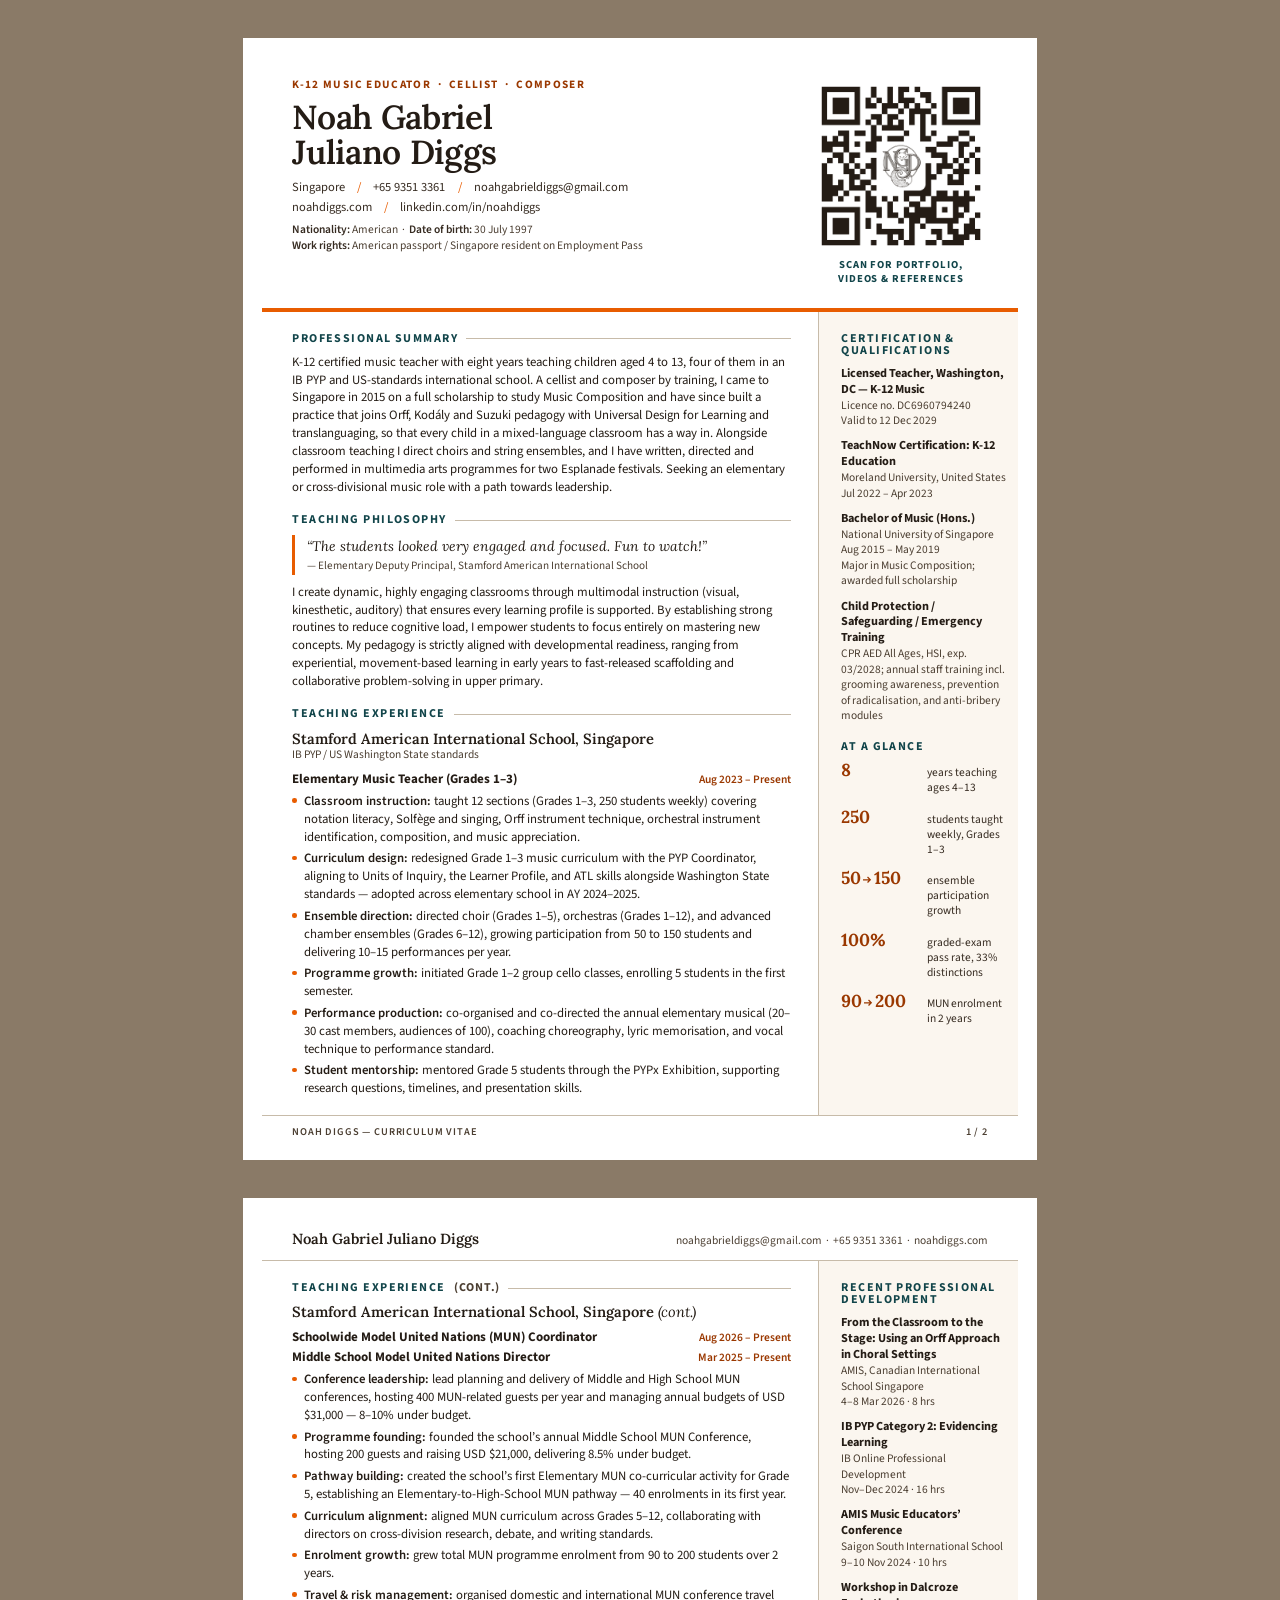
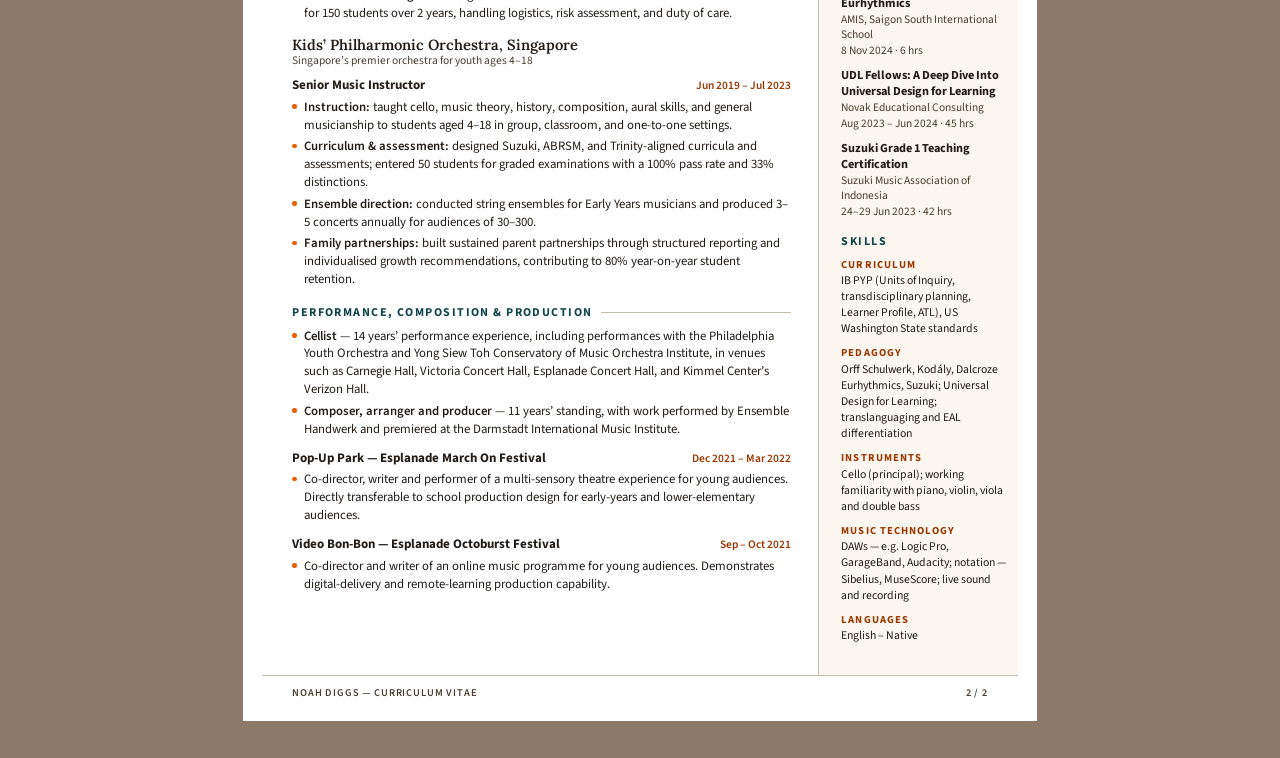
<file: cv/index.html>
<!doctype html>
<html lang="en">
<head>
<meta charset="utf-8">
<meta name="viewport" content="width=device-width, initial-scale=1">
<meta name="robots" content="noindex">
<meta name="pdf-filename" content="Noah-Diggs-CV.pdf">
<title>Noah Diggs CV</title>
<style>
  /* static (single-weight) font files: variable fonts get embedded as Type 3, which print shops can reject */
  @font-face { font-family: 'Lora'; src: url(fonts/lora-400.woff2) format('woff2'); font-weight: 400; font-style: normal; }
  @font-face { font-family: 'Lora'; src: url(fonts/lora-600.woff2) format('woff2'); font-weight: 600; font-style: normal; }
  @font-face { font-family: 'Lora'; src: url(fonts/lora-700.woff2) format('woff2'); font-weight: 700; font-style: normal; }
  @font-face { font-family: 'Lora'; src: url(fonts/lora-400-italic.woff2) format('woff2'); font-weight: 400; font-style: italic; }
  @font-face { font-family: 'Source Sans 3'; src: url(fonts/sourcesans3-400.woff2) format('woff2'); font-weight: 400; font-style: normal; }
  @font-face { font-family: 'Source Sans 3'; src: url(fonts/sourcesans3-600.woff2) format('woff2'); font-weight: 600; font-style: normal; }
  @font-face { font-family: 'Source Sans 3'; src: url(fonts/sourcesans3-700.woff2) format('woff2'); font-weight: 700; font-style: normal; }
  @font-face { font-family: 'Source Sans 3'; src: url(fonts/sourcesans3-400-italic.woff2) format('woff2'); font-weight: 400; font-style: italic; }

  :root {
    --ink: #241C15;
    --ink-2: #362B21;
    --muted: #4B3E31;
    --rule: #C7BBA9;
    --side: #FBF6EF;
    --accent: #E85C00;      /* decorative only: bars, bullets */
    --accent-text: #9A3800; /* orange for text, 6.6:1 on cream */
    --heading: #12454A;        /* 9.9:1 on cream */
    --serif: 'Lora', Georgia, serif;
    --sans: 'Source Sans 3', Arial, sans-serif;
  }
  @page { size: A4; margin: 0; }
  * { box-sizing: border-box; margin: 0; padding: 0; }
  html { -webkit-print-color-adjust: exact; print-color-adjust: exact; }
  body { background: #8A7A67; font: 400 9.6pt/1.4 var(--sans); color: var(--ink); }
  a { color: inherit; text-decoration: none; }

  /* Everything coloured or ruled stays >= 5mm inside the page edge, clear of the
     unprintable margin of office printers; text positions are unchanged. */
  .page {
    width: 210mm; height: 297mm; margin: 10mm auto; background: #fff;
    display: grid; grid-template-columns: 1fr 58mm; grid-template-rows: auto 1fr auto;
    overflow: hidden; position: relative;
  }
  @media print {
    body { background: none; }
    .page { margin: 0; break-after: page; }
    .page:last-child { break-after: auto; }
  }

  /* ---------- header (page 1) ---------- */
  header {
    grid-column: 1 / -1; display: grid; grid-template-columns: 1fr auto; gap: 8mm;
    margin: 0 5mm; padding: 11mm 8mm 6mm; border-bottom: 1.2mm solid var(--accent);
  }
  .eyebrow { font: 700 8.5pt/1 var(--sans); letter-spacing: .12em; text-transform: uppercase; color: var(--accent-text); }
  h1 { font: 600 25pt/1.05 var(--serif); letter-spacing: -.01em; margin: 2.2mm 0 2.6mm; }
  h1 span { display: block; }
  .contact { font-size: 9.4pt; color: var(--ink-2); display: flex; flex-wrap: wrap; gap: .6mm 3.2mm; }
  .contact a, .contact span { white-space: nowrap; }
  .contact .sep { color: var(--accent); }
  .facts { margin-top: 1.6mm; font-size: 8.6pt; color: var(--muted); }
  .facts b { font-weight: 600; color: var(--ink-2); }

  .qr { width: 46mm; text-align: center; align-self: center; }
  .qr img { width: 46mm; height: 46mm; display: block; }
  .qr .cta {
    margin-top: 1.4mm; font: 700 8pt/1.25 var(--sans); letter-spacing: .08em; text-transform: uppercase; color: var(--heading);
  }
  .qr .url { font-size: 7pt; color: var(--muted); }

  /* ---------- page-2 running header ---------- */
  .runhead {
    grid-column: 1 / -1; display: flex; justify-content: space-between; align-items: baseline;
    margin: 0 5mm; padding: 9mm 8mm 3mm; border-bottom: .3mm solid var(--rule);
  }
  .runhead .name { font: 600 11pt/1 var(--serif); }
  .runhead .meta { font-size: 8.6pt; color: var(--muted); }

  /* ---------- columns ---------- */
  main { padding: 5.5mm 7mm 0 13mm; }
  aside { background: var(--side); margin-right: 5mm; padding: 5.5mm 3mm 0 6mm; border-left: .3mm solid var(--rule); }

  h2 {
    font: 700 9pt/1 var(--sans); letter-spacing: .12em; text-transform: uppercase; color: var(--heading);
    display: flex; align-items: center; gap: 2.2mm; margin: 0 0 2.4mm;
  }
  h2::after { content: ""; flex: 1; height: .3mm; background: var(--rule); }
  aside h2::after { display: none; }
  section + section { margin-top: 4.6mm; }

  p { margin-bottom: 1.6mm; }
  .lead { font-size: 9.6pt; }

  blockquote {
    font: italic 400 10.4pt/1.35 var(--serif); color: var(--ink);
    border-left: .8mm solid var(--accent); padding: .4mm 0 .4mm 3mm; margin: .6mm 0 2.4mm;
  }
  blockquote cite { display: block; font: 400 8.4pt/1.3 var(--sans); color: var(--muted); margin-top: .8mm; font-style: normal; }

  /* roles */
  .org { margin-top: 3.4mm; }
  .org:first-of-type { margin-top: 0; }
  .org-name { font: 600 11pt/1.2 var(--serif); }
  .org-desc { font-size: 8.6pt; color: var(--muted); }
  .role { display: flex; justify-content: space-between; gap: 3mm; margin-top: 1.8mm; align-items: baseline; }
  .role-title { font-weight: 700; font-size: 9.8pt; }
  .dates { font: 600 8.6pt/1 var(--sans); color: var(--accent-text); white-space: nowrap; }
  .role + .role { margin-top: .6mm; }

  ul { list-style: none; margin-top: 1.2mm; }
  li { position: relative; padding-left: 3.2mm; margin-bottom: 1mm; }
  li::before { content: ""; position: absolute; left: 0; top: 1.45mm; width: 1.2mm; height: 1.2mm; border-radius: 50%; background: var(--accent); }
  li b { font-weight: 600; }

  /* sidebar items */
  .item { margin-bottom: 2.6mm; }
  .item-title { font-weight: 700; font-size: 9.2pt; line-height: 1.3; }
  .item-meta { font-size: 8.6pt; color: var(--muted); line-height: 1.35; }
  .skill { margin-bottom: 2.3mm; font-size: 8.8pt; line-height: 1.38; }
  .skill dt { font: 700 8pt/1.3 var(--sans); letter-spacing: .1em; text-transform: uppercase; color: var(--accent-text); margin-bottom: .4mm; }

  .stats { display: grid; gap: 3.4mm; }
  .stat { display: grid; grid-template-columns: 21mm 1fr; align-items: baseline; gap: 1.6mm; }
  .stat b { font: 700 13pt/1 var(--serif); color: var(--accent-text); }
  .stat .to { width: 2.4mm; height: 2mm; margin: 0 .5mm; vertical-align: .3mm; }
  .stat span { font-size: 8.6pt; line-height: 1.3; color: var(--ink-2); }

  .project { margin-top: 2.6mm; }
  .project .role { margin-top: 0; }

  footer {
    grid-column: 1 / -1; display: flex; justify-content: space-between; align-items: center;
    margin: 0 5mm; padding: 3mm 8mm 6mm; font: 600 7.8pt/1 var(--sans); color: var(--muted); letter-spacing: .08em;
    border-top: .3mm solid var(--rule);
  }
  footer img { height: 7mm; width: auto; opacity: .85; }
</style>
</head>
<body>

<!-- ============================== PAGE 1 ============================== -->
<div class="page">
  <header>
    <div>
      <div class="eyebrow">K-12 Music Educator &nbsp;·&nbsp; Cellist &nbsp;·&nbsp; Composer</div>
      <h1><span>Noah Gabriel</span><span>Juliano Diggs</span></h1>
      <div class="contact">
        <span>Singapore</span><span class="sep">/</span>
        <a href="tel:+6593513361">+65 9351 3361</a><span class="sep">/</span>
        <a href="mailto:noahgabrieldiggs@gmail.com">noahgabrieldiggs@gmail.com</a>
      </div>
      <div class="contact" style="margin-top:.6mm">
        <a href="https://noahdiggs.com">noahdiggs.com</a><span class="sep">/</span>
        <a href="https://linkedin.com/in/noahdiggs">linkedin.com/in/noahdiggs</a>
      </div>
      <div class="facts">
        <b>Nationality:</b> American &nbsp;·&nbsp; <b>Date of birth:</b> 30 July 1997<br><b>Work rights:</b> American passport / Singapore resident on Employment Pass
      </div>
    </div>
    <a class="qr" href="https://noahdiggs.com/qr">
      <img src="qr-code.png" alt="QR code linking to noahdiggs.com/qr">
      <div class="cta">Scan for portfolio,<br>videos &amp; references</div>
    </a>
  </header>

  <main>
    <section>
      <h2>Professional Summary</h2>
      <p class="lead">K-12 certified music teacher with eight years teaching children aged 4 to 13, four of them in an IB PYP and US-standards international school. A cellist and composer by training, I came to Singapore in 2015 on a full scholarship to study Music Composition and have since built a practice that joins Orff, Kodály and Suzuki pedagogy with Universal Design for Learning and translanguaging, so that every child in a mixed-language classroom has a way in. Alongside classroom teaching I direct choirs and string ensembles, and I have written, directed and performed in multimedia arts programmes for two Esplanade festivals. Seeking an elementary or cross-divisional music role with a path towards leadership.</p>
    </section>

    <section>
      <h2>Teaching Philosophy</h2>
      <blockquote>“The students looked very engaged and focused. Fun to watch!”
        <cite>— Elementary Deputy Principal, Stamford American International School</cite></blockquote>
      <p>I create dynamic, highly engaging classrooms through multimodal instruction (visual, kinesthetic, auditory) that ensures every learning profile is supported. By establishing strong routines to reduce cognitive load, I empower students to focus entirely on mastering new concepts. My pedagogy is strictly aligned with developmental readiness, ranging from experiential, movement-based learning in early years to fast-released scaffolding and collaborative problem-solving in upper primary.</p>
    </section>

    <section>
      <h2>Teaching Experience</h2>
      <div class="org">
        <div class="org-name">Stamford American International School, Singapore</div>
        <div class="org-desc">IB PYP / US Washington State standards</div>
        <div class="role"><span class="role-title">Elementary Music Teacher (Grades 1–3)</span><span class="dates">Aug 2023 – Present</span></div>
        <ul>
          <li><b>Classroom instruction:</b> taught 12 sections (Grades 1–3, 250 students weekly) covering notation literacy, Solfège and singing, Orff instrument technique, orchestral instrument identification, composition, and music appreciation.</li>
          <li><b>Curriculum design:</b> redesigned Grade 1–3 music curriculum with the PYP Coordinator, aligning to Units of Inquiry, the Learner Profile, and ATL skills alongside Washington State standards — adopted across elementary school in AY 2024–2025.</li>
          <li><b>Ensemble direction:</b> directed choir (Grades 1–5), orchestras (Grades 1–12), and advanced chamber ensembles (Grades 6–12), growing participation from 50 to 150 students and delivering 10–15 performances per year.</li>
          <li><b>Programme growth:</b> initiated Grade 1–2 group cello classes, enrolling 5 students in the first semester.</li>
          <li><b>Performance production:</b> co-organised and co-directed the annual elementary musical (20–30 cast members, audiences of 100), coaching choreography, lyric memorisation, and vocal technique to performance standard.</li>
          <li><b>Student mentorship:</b> mentored Grade 5 students through the PYPx Exhibition, supporting research questions, timelines, and presentation skills.</li>
        </ul>

      </div>
    </section>
  </main>

  <aside>
    <section>
      <h2>Certification &amp; Qualifications</h2>
      <div class="item">
        <div class="item-title">Licensed Teacher, Washington, DC — K-12 Music</div>
        <div class="item-meta">Licence no. DC6960794240<br>Valid to 12 Dec 2029</div>
      </div>
      <div class="item">
        <div class="item-title">TeachNow Certification: K-12 Education</div>
        <div class="item-meta">Moreland University, United States<br>Jul 2022 – Apr 2023</div>
      </div>
      <div class="item">
        <div class="item-title">Bachelor of Music (Hons.)</div>
        <div class="item-meta">National University of Singapore<br>Aug 2015 – May 2019<br>Major in Music Composition; awarded full scholarship</div>
      </div>
      <div class="item">
        <div class="item-title">Child Protection / Safeguarding / Emergency Training</div>
        <div class="item-meta">CPR AED All Ages, HSI, exp. 03/2028; annual staff training incl. grooming awareness, prevention of radicalisation, and anti-bribery modules</div>
      </div>
    </section>

    <section>
      <h2>At a Glance</h2>
      <div class="stats">
        <div class="stat"><b>8</b><span>years teaching ages 4–13</span></div>
        <div class="stat"><b>250</b><span>students taught weekly, Grades 1–3</span></div>
        <div class="stat"><b>50<svg class="to" viewBox="0 0 10 8" aria-label="to"><path d="M0 4h8M5 1l3 3-3 3" fill="none" stroke="currentColor" stroke-width="1.4"/></svg>150</b><span>ensemble participation growth</span></div>
        <div class="stat"><b>100%</b><span>graded-exam pass rate, 33% distinctions</span></div>
        <div class="stat"><b>90<svg class="to" viewBox="0 0 10 8" aria-label="to"><path d="M0 4h8M5 1l3 3-3 3" fill="none" stroke="currentColor" stroke-width="1.4"/></svg>200</b><span>MUN enrolment in 2 years</span></div>
      </div>
    </section>
  </aside>

  <footer>
    <span>NOAH DIGGS — CURRICULUM VITAE</span>
    <span>1 / 2</span>
  </footer>
</div>

<!-- ============================== PAGE 2 ============================== -->
<div class="page">
  <div class="runhead">
    <span class="name">Noah Gabriel Juliano Diggs</span>
    <span class="meta">noahgabrieldiggs@gmail.com &nbsp;·&nbsp; +65 9351 3361 &nbsp;·&nbsp; noahdiggs.com</span>
  </div>

  <main>
    <section>
      <h2>Teaching Experience <span style="color:var(--muted);letter-spacing:.06em">(cont.)</span></h2>
      <div class="org">
        <div class="org-name">Stamford American International School, Singapore <span style="font-weight:400;font-style:italic">(cont.)</span></div>
        <div class="role"><span class="role-title">Schoolwide Model United Nations (MUN) Coordinator</span><span class="dates">Aug 2026 – Present</span></div>
        <div class="role"><span class="role-title">Middle School Model United Nations Director</span><span class="dates">Mar 2025 – Present</span></div>
        <ul>
          <li><b>Conference leadership:</b> lead planning and delivery of Middle and High School MUN conferences, hosting 400 MUN-related guests per year and managing annual budgets of USD $31,000 — 8–10% under budget.</li>
          <li><b>Programme founding:</b> founded the school’s annual Middle School MUN Conference, hosting 200 guests and raising USD $21,000, delivering 8.5% under budget.</li>
          <li><b>Pathway building:</b> created the school’s first Elementary MUN co-curricular activity for Grade 5, establishing an Elementary-to-High-School MUN pathway — 40 enrolments in its first year.</li>
          <li><b>Curriculum alignment:</b> aligned MUN curriculum across Grades 5–12, collaborating with directors on cross-division research, debate, and writing standards.</li>
          <li><b>Enrolment growth:</b> grew total MUN programme enrolment from 90 to 200 students over 2 years.</li>
          <li><b>Travel &amp; risk management:</b> organised domestic and international MUN conference travel for 150 students over 2 years, handling logistics, risk assessment, and duty of care.</li>
        </ul>
      </div>

      <div class="org">
        <div class="org-name">Kids’ Philharmonic Orchestra, Singapore</div>
        <div class="org-desc">Singapore’s premier orchestra for youth ages 4–18</div>
        <div class="role"><span class="role-title">Senior Music Instructor</span><span class="dates">Jun 2019 – Jul 2023</span></div>
        <ul>
          <li><b>Instruction:</b> taught cello, music theory, history, composition, aural skills, and general musicianship to students aged 4–18 in group, classroom, and one-to-one settings.</li>
          <li><b>Curriculum &amp; assessment:</b> designed Suzuki, ABRSM, and Trinity-aligned curricula and assessments; entered 50 students for graded examinations with a 100% pass rate and 33% distinctions.</li>
          <li><b>Ensemble direction:</b> conducted string ensembles for Early Years musicians and produced 3–5 concerts annually for audiences of 30–300.</li>
          <li><b>Family partnerships:</b> built sustained parent partnerships through structured reporting and individualised growth recommendations, contributing to 80% year-on-year student retention.</li>
        </ul>
      </div>
    </section>

    <section>
      <h2>Performance, Composition &amp; Production</h2>
      <ul>
        <li><b>Cellist</b> — 14 years’ performance experience, including performances with the Philadelphia Youth Orchestra and Yong Siew Toh Conservatory of Music Orchestra Institute, in venues such as Carnegie Hall, Victoria Concert Hall, Esplanade Concert Hall, and Kimmel Center’s Verizon Hall.</li>
        <li><b>Composer, arranger and producer</b> — 11 years’ standing, with work performed by Ensemble Handwerk and premiered at the Darmstadt International Music Institute.</li>
      </ul>

      <div class="project">
        <div class="role"><span class="role-title">Pop-Up Park — Esplanade March On Festival</span><span class="dates">Dec 2021 – Mar 2022</span></div>
        <ul>
          <li>Co-director, writer and performer of a multi-sensory theatre experience for young audiences. Directly transferable to school production design for early-years and lower-elementary audiences.</li>
        </ul>
      </div>
      <div class="project">
        <div class="role"><span class="role-title">Video Bon-Bon — Esplanade Octoburst Festival</span><span class="dates">Sep – Oct 2021</span></div>
        <ul>
          <li>Co-director and writer of an online music programme for young audiences. Demonstrates digital-delivery and remote-learning production capability.</li>
        </ul>
      </div>
    </section>
  </main>

  <aside>
    <section>
      <h2>Recent Professional Development</h2>
      <div class="item">
        <div class="item-title">From the Classroom to the Stage: Using an Orff Approach in Choral Settings</div>
        <div class="item-meta">AMIS, Canadian International School Singapore<br>4–8 Mar 2026 · 8 hrs</div>
      </div>
      <div class="item">
        <div class="item-title">IB PYP Category 2: Evidencing Learning</div>
        <div class="item-meta">IB Online Professional Development<br>Nov–Dec 2024 · 16 hrs</div>
      </div>
      <div class="item">
        <div class="item-title">AMIS Music Educators’ Conference</div>
        <div class="item-meta">Saigon South International School<br>9–10 Nov 2024 · 10 hrs</div>
      </div>
      <div class="item">
        <div class="item-title">Workshop in Dalcroze Eurhythmics</div>
        <div class="item-meta">AMIS, Saigon South International School<br>8 Nov 2024 · 6 hrs</div>
      </div>
      <div class="item">
        <div class="item-title">UDL Fellows: A Deep Dive Into Universal Design for Learning</div>
        <div class="item-meta">Novak Educational Consulting<br>Aug 2023 – Jun 2024 · 45 hrs</div>
      </div>
      <div class="item">
        <div class="item-title">Suzuki Grade 1 Teaching Certification</div>
        <div class="item-meta">Suzuki Music Association of Indonesia<br>24–29 Jun 2023 · 42 hrs</div>
      </div>
    </section>

    <section>
      <h2>Skills</h2>
      <dl>
        <div class="skill"><dt>Curriculum</dt><dd>IB PYP (Units of Inquiry, transdisciplinary planning, Learner Profile, ATL), US Washington State standards</dd></div>
        <div class="skill"><dt>Pedagogy</dt><dd>Orff Schulwerk, Kodály, Dalcroze Eurhythmics, Suzuki; Universal Design for Learning; translanguaging and EAL differentiation</dd></div>
        <div class="skill"><dt>Instruments</dt><dd>Cello (principal); working familiarity with piano, violin, viola and double bass</dd></div>
        <div class="skill"><dt>Music technology</dt><dd>DAWs — e.g. Logic Pro, GarageBand, Audacity; notation — Sibelius, MuseScore; live sound and recording</dd></div>
        <div class="skill"><dt>Languages</dt><dd>English – Native</dd></div>
      </dl>
    </section>
  </aside>

  <footer>
    <span>NOAH DIGGS — CURRICULUM VITAE</span>
    <span>2 / 2</span>
  </footer>
</div>

</body>
</html>
</file>
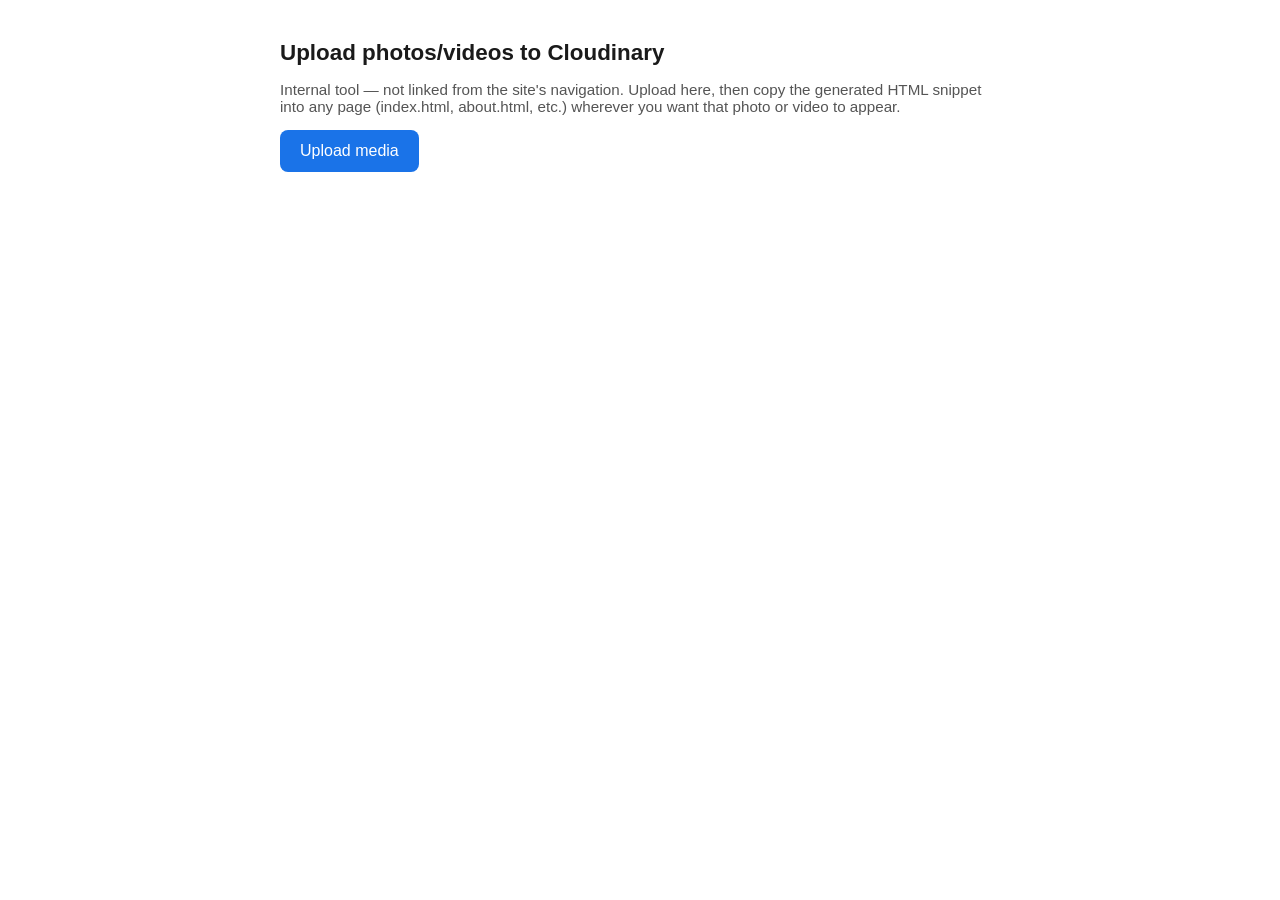
<file: media-upload.html>
<!DOCTYPE html>
<html lang="en">
<head>
<meta charset="utf-8">
<meta name="viewport" content="width=device-width, initial-scale=1">
<title>Media Upload — Cloudinary</title>
<meta name="robots" content="noindex, nofollow">
<link rel="icon" type="image/svg+xml" href="brand/favicon.svg">
<style>
  body { font-family: -apple-system, Segoe UI, sans-serif; max-width: 720px; margin: 40px auto; padding: 0 20px; color: #1a1a1a; }
  h1 { font-size: 1.4rem; }
  p.hint { color: #555; font-size: 0.95rem; }
  button { font-size: 1rem; padding: 12px 20px; border-radius: 8px; border: none; background: #1a73e8; color: white; cursor: pointer; }
  button:hover { background: #1558b0; }
  .result { border: 1px solid #ddd; border-radius: 8px; padding: 16px; margin-top: 16px; }
  .result img, .result video { max-width: 100%; border-radius: 6px; display: block; margin-bottom: 10px; }
  textarea { width: 100%; box-sizing: border-box; font-family: monospace; font-size: 0.85rem; padding: 8px; border-radius: 6px; border: 1px solid #ccc; }
  .copy-btn { background: #eee; color: #1a1a1a; font-size: 0.85rem; padding: 6px 12px; margin-top: 6px; }
  .copy-btn:hover { background: #ddd; }
</style>
</head>
<body>
<h1>Upload photos/videos to Cloudinary</h1>
<p class="hint">
  Internal tool — not linked from the site's navigation. Upload here, then
  copy the generated HTML snippet into any page (index.html, about.html,
  etc.) wherever you want that photo or video to appear.
</p>
<button id="upload-btn">Upload media</button>
<div id="results"></div>

<script src="./cloudinary.js"></script>
<script>
  document.getElementById('upload-btn').addEventListener('click', function () {
    cld.openUploadWidget(
      function (info) {
        addResult(info);
      },
      function (err) {
        alert('Upload failed: ' + (err && err.message ? err.message : err));
      }
    );
  });

  function addResult(info) {
    var container = document.getElementById('results');
    var box = document.createElement('div');
    box.className = 'result';

    var isVideo = info.resourceType === 'video';
    var preview = document.createElement(isVideo ? 'video' : 'img');
    if (isVideo) {
      preview.src = info.url;
      preview.controls = true;
    } else {
      preview.src = info.url;
      preview.alt = info.publicId;
    }
    box.appendChild(preview);

    var snippet = isVideo
      ? '<video src="' + cld.videoUrl(info.publicId, { width: 1280 }) +
        '" poster="' + cld.videoPosterUrl(info.publicId, { width: 1280 }) +
        '" controls playsinline style="width:100%;border-radius:8px"></video>'
      : '<img src="' + cld.imageUrl(info.publicId, { width: 1200 }) +
        '" alt="" style="width:100%;border-radius:8px" />';

    var label = document.createElement('div');
    label.style.fontSize = '0.85rem';
    label.style.marginBottom = '6px';
    label.textContent = info.publicId + ' (' + info.resourceType + ')';
    box.appendChild(label);

    var ta = document.createElement('textarea');
    ta.rows = isVideo ? 3 : 2;
    ta.value = snippet;
    ta.readOnly = true;
    box.appendChild(ta);

    var copyBtn = document.createElement('button');
    copyBtn.className = 'copy-btn';
    copyBtn.textContent = 'Copy snippet';
    copyBtn.addEventListener('click', function () {
      ta.select();
      navigator.clipboard.writeText(ta.value).then(function () {
        copyBtn.textContent = 'Copied!';
        setTimeout(function () { copyBtn.textContent = 'Copy snippet'; }, 1500);
      });
    });
    box.appendChild(copyBtn);

    container.prepend(box);
  }
</script>
</body>
</html>
</file>
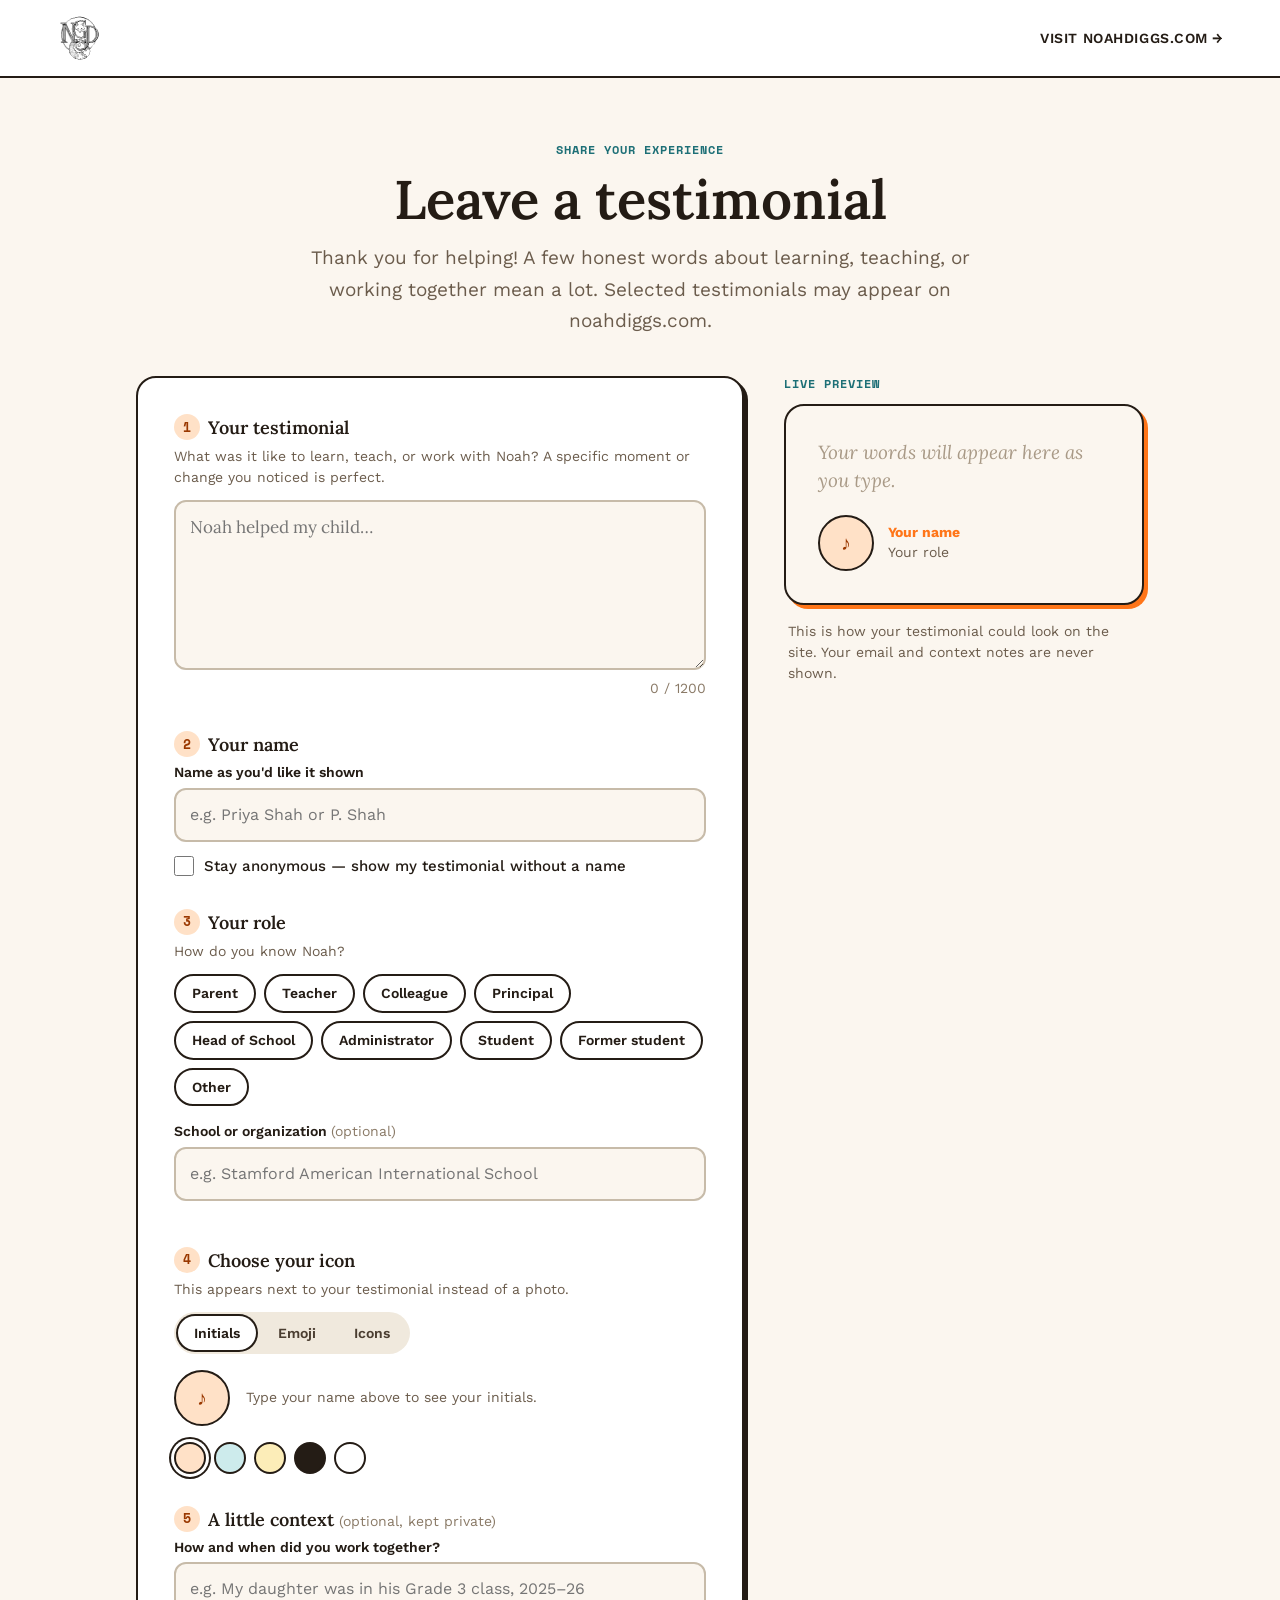
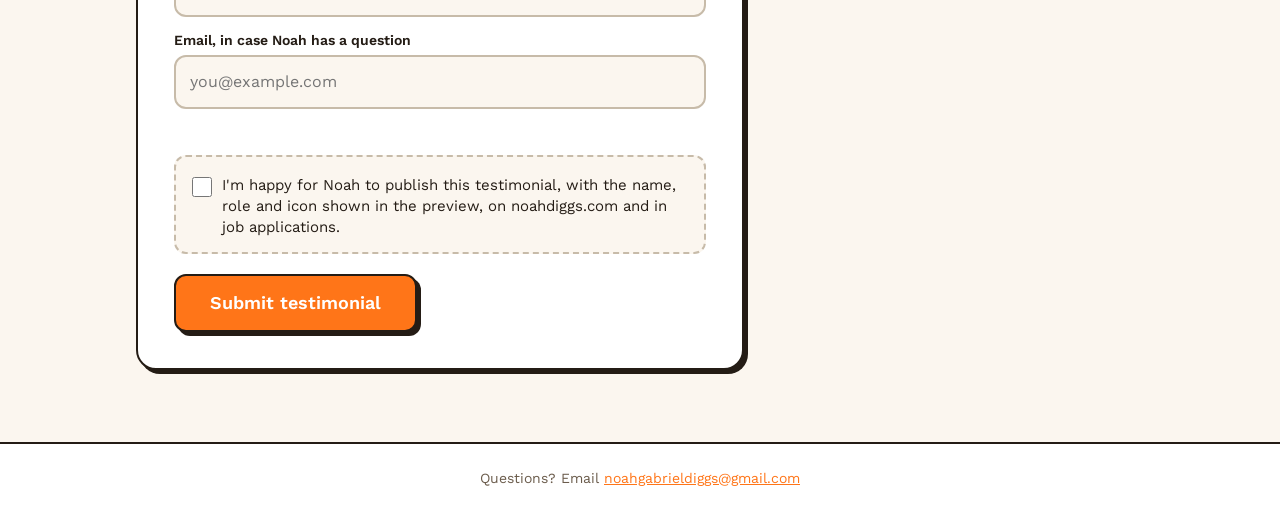
<file: testimonial.html>
<!DOCTYPE html>
<html lang="en">
<head>
<meta charset="utf-8">
<!-- Google Tag Manager -->
<script>(function(w,d,s,l,i){w[l]=w[l]||[];w[l].push({'gtm.start':
new Date().getTime(),event:'gtm.js'});var f=d.getElementsByTagName(s)[0],
j=d.createElement(s),dl=l!='dataLayer'?'&l='+l:'';j.async=true;j.src=
'https://www.googletagmanager.com/gtm.js?id='+i+dl;f.parentNode.insertBefore(j,f);
})(window,document,'script','dataLayer','GTM-K56P2MBB');</script>
<!-- End Google Tag Manager -->
<meta name="viewport" content="width=device-width, initial-scale=1">
<title>Share a Testimonial | Noah Diggs</title>
<meta name="description" content="Share a few words about learning, teaching, or working with Noah Diggs.">
<meta name="robots" content="noindex, nofollow">
<link rel="icon" type="image/svg+xml" href="brand/favicon.svg">
<link rel="stylesheet" href="ds/styles.css">
<script src="./testimonial-icons.js"></script>
<style>
  * { box-sizing: border-box; }
  body { margin: 0; background: var(--color-bg); font-family: var(--font-sans); color: var(--color-text); }
  a { color: var(--color-primary); }
  a:hover { color: var(--color-primary-hover); }

  .site-header { background: var(--white); border-bottom: 2px solid var(--ink-900); padding: 14px clamp(16px, 5vw, 56px); display: flex; align-items: center; justify-content: space-between; gap: 16px; }
  .site-header img { height: 48px; width: auto; display: block; }
  .site-header a.home { font: 600 14px/1 var(--font-sans); text-transform: uppercase; letter-spacing: 0.04em; color: var(--color-text); text-decoration: none; }
  .site-header a.home:hover { color: var(--color-primary); }

  .intro { text-align: center; padding: clamp(32px, 6vw, 64px) 16px 8px; max-width: 720px; margin: 0 auto; }
  .eyebrow { font: var(--text-label); letter-spacing: 0.08em; text-transform: uppercase; color: var(--color-accent); margin: 0 0 12px; }
  .intro h1 { font: var(--text-h1); margin: 0 0 14px; }
  .intro p:not(.eyebrow) { font: var(--text-body-lg); color: var(--color-text-muted); margin: 0; }

  .layout { max-width: 1120px; margin: 0 auto; padding: 32px clamp(16px, 5vw, 56px) 72px; display: grid; grid-template-columns: minmax(0, 1fr) 360px; gap: 40px; align-items: start; }
  .card { background: var(--white); border: 2px solid var(--ink-900); border-radius: var(--radius-lg); box-shadow: var(--shadow-pop); padding: clamp(20px, 4vw, 36px); }

  fieldset { border: 0; padding: 0; margin: 0 0 32px; min-width: 0; }
  legend, .label { font: 600 18px/1.3 var(--font-serif); color: var(--color-text); padding: 0; margin: 0 0 6px; display: block; }
  .hint { font: var(--text-small); color: var(--color-text-muted); margin: 0 0 12px; }
  .step { display: inline-flex; align-items: center; justify-content: center; width: 26px; height: 26px; border-radius: 50%; background: var(--orange-100); color: var(--orange-800); font: 700 13px/1 var(--font-mono); margin-right: 8px; vertical-align: 2px; }

  input[type=text], input[type=email], textarea {
    width: 100%; font: var(--text-body); color: var(--color-text); background: var(--cream-50);
    border: 2px solid var(--ink-300); border-radius: var(--radius-md); padding: 12px 14px; transition: border-color .12s;
  }
  input[type=text]:focus, input[type=email]:focus, textarea:focus { outline: none; border-color: var(--color-primary); background: var(--white); }
  input:disabled { opacity: .5; }
  textarea { min-height: 170px; resize: vertical; font: 400 17px/1.6 var(--font-serif); }
  .counter { font: var(--text-small); color: var(--ink-500); text-align: right; margin-top: 4px; }
  .field { margin-bottom: 14px; }
  .field label { display: block; font: 600 14px/1.3 var(--font-sans); margin-bottom: 6px; }
  .field .optional { font-weight: 400; color: var(--ink-500); }

  .toggle { display: flex; align-items: center; gap: 10px; font: 500 15px/1.4 var(--font-sans); cursor: pointer; margin-top: 4px; }
  .toggle input { width: 20px; height: 20px; accent-color: var(--color-primary); margin: 0; flex: none; }

  .chips { display: flex; flex-wrap: wrap; gap: 8px; }
  .chip { position: relative; }
  .chip input { position: absolute; opacity: 0; inset: 0; margin: 0; cursor: pointer; }
  .chip span { display: inline-block; padding: 9px 16px; border: 2px solid var(--ink-900); border-radius: var(--radius-full); background: var(--white); font: 600 14px/1.2 var(--font-sans); transition: background .12s, box-shadow .12s, transform .12s; }
  .chip input:hover + span { background: var(--orange-50); }
  .chip input:checked + span { background: var(--color-primary); color: var(--white); box-shadow: var(--shadow-pop-sm); transform: translate(-1px, -1px); }
  .chip input:focus-visible + span { outline: 3px solid var(--teal-300); outline-offset: 2px; }
  #role-other-wrap { margin-top: 12px; }

  .tabs { display: flex; gap: 6px; background: var(--ink-100); border-radius: var(--radius-full); padding: 4px; margin-bottom: 16px; width: fit-content; max-width: 100%; }
  .tabs button { font: 600 14px/1 var(--font-sans); border: 0; background: transparent; color: var(--ink-700); padding: 10px 16px; border-radius: var(--radius-full); cursor: pointer; }
  .tabs button[aria-selected=true] { background: var(--white); color: var(--color-text); box-shadow: 0 0 0 2px var(--ink-900); }
  .tabs button:disabled { opacity: .45; cursor: not-allowed; }
  .tabs button:focus-visible { outline: 3px solid var(--teal-300); }

  .grid-pick { display: grid; grid-template-columns: repeat(auto-fill, minmax(52px, 1fr)); gap: 8px; }
  .pick { height: 52px; border: 2px solid var(--ink-200); border-radius: var(--radius-md); background: var(--white); cursor: pointer; display: flex; align-items: center; justify-content: center; font-size: 24px; color: var(--teal-700); padding: 0; transition: border-color .12s, transform .12s; }
  .pick:hover { border-color: var(--ink-500); }
  .pick[aria-pressed=true] { border-color: var(--ink-900); background: var(--orange-50); box-shadow: var(--shadow-pop-sm); transform: translate(-1px, -1px); color: var(--orange-700); }
  .pick:focus-visible { outline: 3px solid var(--teal-300); outline-offset: 2px; }
  .custom-emoji { display: flex; align-items: center; gap: 10px; margin-top: 12px; font: var(--text-small); color: var(--color-text-muted); }
  .custom-emoji input { width: 72px !important; text-align: center; font-size: 22px !important; padding: 6px !important; }
  .initials-panel { display: flex; align-items: center; gap: 16px; font: var(--text-small); color: var(--color-text-muted); }
  .palette { display: flex; gap: 8px; margin-top: 16px; flex-wrap: wrap; align-items: center; }
  .swatch { width: 32px; height: 32px; border-radius: 50%; border: 2px solid var(--ink-900); cursor: pointer; padding: 0; }
  .swatch[aria-pressed=true] { box-shadow: 0 0 0 3px var(--white), 0 0 0 5px var(--ink-900); }

  .avatar { width: 56px; height: 56px; border-radius: 50%; border: 2px solid var(--ink-900); display: flex; align-items: center; justify-content: center; flex: none; background: var(--orange-100); color: var(--orange-800); }
  .avatar-initials { font: 700 20px/1 var(--font-sans); letter-spacing: .02em; }
  .avatar-emoji { font-size: 28px; line-height: 1; }

  .consent { background: var(--cream-50); border: 2px dashed var(--ink-300); border-radius: var(--radius-md); padding: 14px 16px; }
  .consent .toggle { align-items: flex-start; font-weight: 400; }
  .consent .toggle input { margin-top: 2px; }

  .submit-row { display: flex; align-items: center; gap: 16px; flex-wrap: wrap; margin-top: 8px; }
  .btn { font: 600 18px/1.2 var(--font-sans); padding: 16px 34px; border-radius: var(--radius-md); border: 2px solid var(--ink-900); background: var(--color-primary); color: var(--white); box-shadow: var(--shadow-pop); cursor: pointer; transition: transform .12s, box-shadow .12s; }
  .btn:hover:not(:disabled) { transform: translate(-2px, -2px); box-shadow: 6px 6px 0 var(--ink-900); }
  .btn:active:not(:disabled) { transform: translate(3px, 3px); box-shadow: none; }
  .btn:disabled { opacity: .6; cursor: progress; }
  .btn.outline { background: var(--white); color: var(--color-text); font-size: 16px; padding: 12px 24px; }
  .error { color: var(--color-error); background: var(--color-error-bg); border-radius: var(--radius-sm); padding: 10px 14px; font: 500 14px/1.4 var(--font-sans); margin: 0; }
  .honeypot { position: absolute; left: -9999px; width: 1px; height: 1px; overflow: hidden; }

  .preview { position: sticky; top: 24px; }
  .preview .eyebrow { text-align: left; }
  .quote-card { background: var(--cream-50); border: 2px solid var(--ink-900); border-radius: var(--radius-lg); box-shadow: var(--shadow-pop-accent); padding: var(--space-6); }
  .quote-card .quote { font: italic 400 19px/1.5 var(--font-serif); margin: 0 0 20px; white-space: pre-line; overflow-wrap: anywhere; }
  .quote-card .quote.placeholder { color: var(--ink-400); }
  .who { display: flex; align-items: center; gap: 14px; }
  .who .name { font: 700 14px/1.3 var(--font-sans); color: var(--color-primary); margin: 0; overflow-wrap: anywhere; }
  .who .role { font: var(--text-small); color: var(--color-text-muted); margin: 0; overflow-wrap: anywhere; }
  .preview-note { font: var(--text-small); color: var(--color-text-muted); margin: 16px 4px 0; }

  .thanks { max-width: 640px; margin: 0 auto; padding: 24px 16px 96px; text-align: center; }
  .thanks .card { text-align: center; }
  .thanks .big { font-size: 48px; margin: 0 0 8px; }
  .thanks h2 { font: var(--text-h2); margin: 0 0 12px; }
  .thanks p { font: var(--text-body-lg); color: var(--color-text-muted); margin: 0 0 24px; }

  footer { border-top: 2px solid var(--ink-900); background: var(--white); padding: 24px clamp(16px, 5vw, 56px); text-align: center; font: var(--text-small); color: var(--color-text-muted); }

  @media (max-width: 900px) {
    .layout { grid-template-columns: 1fr; }
    .preview { position: static; order: -1; }
  }
  @media (prefers-reduced-motion: reduce) { * { transition: none !important; } }
</style>
</head>
<body>
<!-- Google Tag Manager (noscript) -->
<noscript><iframe src="https://www.googletagmanager.com/ns.html?id=GTM-K56P2MBB"
height="0" width="0" style="display:none;visibility:hidden"></iframe></noscript>
<!-- End Google Tag Manager (noscript) -->

<header class="site-header">
  <a href="./index.html" aria-label="Noah Diggs home"><img src="brand/ngjd-logo.svg" alt="Noah Gabriel Juliano Diggs monogram"></a>
  <a class="home" href="./index.html">Visit noahdiggs.com →</a>
</header>

<main id="main">
  <div class="intro">
    <p class="eyebrow">Share your experience</p>
    <h1>Leave a testimonial</h1>
    <p>Thank you for helping! A few honest words about learning, teaching, or working together mean a lot. Selected testimonials may appear on noahdiggs.com.</p>
  </div>

  <div class="layout" id="form-view">
    <form class="card" id="form" novalidate>
      <fieldset>
        <legend><span class="step">1</span>Your testimonial</legend>
        <p class="hint">What was it like to learn, teach, or work with Noah? A specific moment or change you noticed is perfect.</p>
        <textarea id="quote" name="quote" maxlength="1200" required aria-describedby="quote-count" placeholder="Noah helped my child…"></textarea>
        <div class="counter" id="quote-count">0 / 1200</div>
      </fieldset>

      <fieldset>
        <legend><span class="step">2</span>Your name</legend>
        <div class="field">
          <label for="name">Name as you'd like it shown</label>
          <input type="text" id="name" name="name" maxlength="80" autocomplete="name" placeholder="e.g. Priya Shah or P. Shah">
        </div>
        <label class="toggle"><input type="checkbox" id="anonymous"> Stay anonymous — show my testimonial without a name</label>
      </fieldset>

      <fieldset>
        <legend><span class="step">3</span>Your role</legend>
        <p class="hint">How do you know Noah?</p>
        <div class="chips" id="roles" role="radiogroup" aria-label="Role"></div>
        <div id="role-other-wrap" hidden>
          <input type="text" id="role-other" maxlength="60" placeholder="Your role (e.g. Choir accompanist)" aria-label="Your role">
        </div>
        <div class="field" style="margin-top:16px">
          <label for="organization">School or organization <span class="optional">(optional)</span></label>
          <input type="text" id="organization" name="organization" maxlength="100" placeholder="e.g. Stamford American International School">
        </div>
      </fieldset>

      <fieldset>
        <legend><span class="step">4</span>Choose your icon</legend>
        <p class="hint">This appears next to your testimonial instead of a photo.</p>
        <div class="tabs" role="tablist" aria-label="Icon style">
          <button type="button" role="tab" id="tab-initials" aria-controls="panel-initials" aria-selected="true">Initials</button>
          <button type="button" role="tab" id="tab-emoji" aria-controls="panel-emoji" aria-selected="false">Emoji</button>
          <button type="button" role="tab" id="tab-icon" aria-controls="panel-icon" aria-selected="false">Icons</button>
        </div>
        <div role="tabpanel" id="panel-initials" aria-labelledby="tab-initials">
          <div class="initials-panel">
            <div class="avatar" id="initials-sample"></div>
            <span id="initials-text">Your initials are taken from your name.</span>
          </div>
        </div>
        <div role="tabpanel" id="panel-emoji" aria-labelledby="tab-emoji" hidden>
          <div class="grid-pick" id="emoji-grid"></div>
          <div class="custom-emoji">
            <label for="emoji-custom">Or type your own:</label>
            <input type="text" id="emoji-custom" maxlength="8" placeholder="🙂" aria-label="Custom emoji">
          </div>
        </div>
        <div role="tabpanel" id="panel-icon" aria-labelledby="tab-icon" hidden>
          <div class="grid-pick" id="icon-grid"></div>
        </div>
        <div class="palette" id="palette" aria-label="Icon color"></div>
      </fieldset>

      <fieldset>
        <legend><span class="step">5</span>A little context <span style="font:400 14px var(--font-sans);color:var(--ink-500)">(optional, kept private)</span></legend>
        <div class="field">
          <label for="relationship">How and when did you work together?</label>
          <input type="text" id="relationship" maxlength="200" placeholder="e.g. My daughter was in his Grade 3 class, 2025–26">
        </div>
        <div class="field">
          <label for="email">Email, in case Noah has a question</label>
          <input type="email" id="email" maxlength="200" autocomplete="email" placeholder="you@example.com">
        </div>
      </fieldset>

      <div class="honeypot" aria-hidden="true">
        <label for="website">Leave this empty</label>
        <input type="text" id="website" name="website" tabindex="-1" autocomplete="off">
      </div>

      <div class="consent">
        <label class="toggle"><input type="checkbox" id="consent"> I'm happy for Noah to publish this testimonial, with the name, role and icon shown in the preview, on noahdiggs.com and in job applications.</label>
      </div>

      <p class="error" id="error" role="alert" hidden style="margin-top:16px"></p>
      <div class="submit-row" style="margin-top:20px">
        <button class="btn" type="submit" id="submit">Submit testimonial</button>
      </div>
    </form>

    <aside class="preview" aria-label="Preview">
      <p class="eyebrow">Live preview</p>
      <div class="quote-card">
        <p class="quote placeholder" id="p-quote">Your words will appear here as you type.</p>
        <div class="who">
          <div class="avatar" id="p-avatar"></div>
          <div>
            <p class="name" id="p-name">Your name</p>
            <p class="role" id="p-role">Your role</p>
          </div>
        </div>
      </div>
      <p class="preview-note">This is how your testimonial could look on the site. Your email and context notes are never shown.</p>
    </aside>
  </div>

  <div class="thanks" id="thanks-view" hidden>
    <div class="card">
      <p class="big" aria-hidden="true">🎶</p>
      <h2 tabindex="-1" id="thanks-title">Thank you!</h2>
      <p>Your testimonial has been sent to Noah. It means a great deal that you took the time to share it.</p>
      <div class="submit-row" style="justify-content:center">
        <a class="btn" href="./index.html" style="text-decoration:none">Visit the site</a>
        <button class="btn outline" type="button" id="another">Submit another</button>
      </div>
    </div>
  </div>
</main>

<footer>Questions? Email <a href="mailto:noahgabrieldiggs@gmail.com">noahgabrieldiggs@gmail.com</a></footer>

<script>
(function () {
  var T = window.testimonialIcons;
  var ROLES = ['Parent', 'Teacher', 'Colleague', 'Principal', 'Head of School', 'Administrator', 'Student', 'Former student', 'Other'];
  var EMOJIS = ['🎵', '🎶', '🎹', '🥁', '🎻', '🎸', '🎺', '🎤', '🎼', '❤️', '🌟', '✨', '👏', '🙌', '😊', '🍎', '📚', '🎓', '🌍', '🌈', '🌻', '🦋'];
  var COLORS = T.COLORS;

  var $ = function (id) { return document.getElementById(id); };
  var state = { role: '', iconType: 'initials', emoji: '🎵', icon: 'music', color: 'orange' };

  // Personalized links: testimonial.html?name=Jane%20Doe&role=Parent
  var params = new URLSearchParams(location.search);
  if (params.get('name')) $('name').value = params.get('name').slice(0, 80);
  if (params.get('role')) {
    var r = params.get('role');
    var match = ROLES.filter(function (x) { return x.toLowerCase() === r.toLowerCase(); })[0];
    if (match) state.role = match; else { state.role = 'Other'; $('role-other').value = r.slice(0, 60); }
  }

  // Role chips
  ROLES.forEach(function (role) {
    var label = document.createElement('label');
    label.className = 'chip';
    label.innerHTML = '<input type="radio" name="role"><span></span>';
    label.querySelector('span').textContent = role;
    var input = label.querySelector('input');
    input.value = role;
    input.checked = state.role === role;
    input.addEventListener('change', function () { state.role = role; update(); if (role === 'Other') $('role-other').focus(); });
    $('roles').appendChild(label);
  });

  // Emoji + icon pickers
  EMOJIS.forEach(function (e) {
    var b = pickButton(e, 'Emoji ' + e);
    b.textContent = e;
    b.addEventListener('click', function () { state.emoji = e; $('emoji-custom').value = ''; update(); });
    $('emoji-grid').appendChild(b);
  });
  Object.keys(T.ICONS).forEach(function (id) {
    var b = pickButton(id, T.ICONS[id].label);
    b.innerHTML = T.iconSvg(id, 26);
    b.addEventListener('click', function () { state.icon = id; update(); });
    $('icon-grid').appendChild(b);
  });
  COLORS.forEach(function (c) {
    var b = document.createElement('button');
    b.type = 'button';
    b.className = 'swatch';
    b.dataset.value = c.id;
    b.style.background = c.bg;
    b.setAttribute('aria-label', c.label + ' background');
    b.addEventListener('click', function () { state.color = c.id; update(); });
    $('palette').appendChild(b);
  });
  function pickButton(value, label) {
    var b = document.createElement('button');
    b.type = 'button';
    b.className = 'pick';
    b.dataset.value = value;
    b.setAttribute('aria-label', label);
    return b;
  }

  // Icon style tabs
  ['initials', 'emoji', 'icon'].forEach(function (type) {
    $('tab-' + type).addEventListener('click', function () { state.iconType = type; update(); });
  });

  ['quote', 'name', 'organization', 'role-other'].forEach(function (id) { $(id).addEventListener('input', update); });
  $('emoji-custom').addEventListener('input', function () {
    var v = $('emoji-custom').value.trim();
    if (v) state.emoji = Array.from(v).slice(0, 2).join('');
    update();
  });
  $('anonymous').addEventListener('change', function () {
    if ($('anonymous').checked && state.iconType === 'initials') state.iconType = 'icon';
    update();
  });

  function currentIcon() {
    var anon = $('anonymous').checked;
    if (state.iconType === 'emoji') return { type: 'emoji', value: state.emoji };
    if (state.iconType === 'icon') return { type: 'icon', value: state.icon };
    return { type: 'initials', value: anon ? '' : T.initialsOf($('name').value) };
  }
  function currentRole() {
    return state.role === 'Other' ? $('role-other').value.trim() : state.role;
  }
  function paintAvatar(el, icon, size) {
    var c = T.colorOf(state.color);
    el.style.background = c.bg;
    el.style.color = c.fg;
    el.innerHTML = T.avatarHtml(icon, size);
  }

  function update() {
    var anon = $('anonymous').checked;
    var name = $('name').value.trim();
    var quote = $('quote').value;
    $('name').disabled = anon;
    $('quote-count').textContent = quote.length + ' / 1200';
    $('role-other-wrap').hidden = state.role !== 'Other';

    $('tab-initials').disabled = anon;
    ['initials', 'emoji', 'icon'].forEach(function (type) {
      $('tab-' + type).setAttribute('aria-selected', String(state.iconType === type));
      $('panel-' + type).hidden = state.iconType !== type;
    });
    Array.prototype.forEach.call($('emoji-grid').children, function (b) { b.setAttribute('aria-pressed', String(b.dataset.value === state.emoji)); });
    Array.prototype.forEach.call($('icon-grid').children, function (b) { b.setAttribute('aria-pressed', String(b.dataset.value === state.icon)); });
    Array.prototype.forEach.call($('palette').children, function (b) { b.setAttribute('aria-pressed', String(b.dataset.value === state.color)); });

    var initials = T.initialsOf(name);
    paintAvatar($('initials-sample'), { type: 'initials', value: initials });
    $('initials-text').textContent = initials ? 'Your initials: ' + initials : 'Type your name above to see your initials.';

    var icon = currentIcon();
    paintAvatar($('p-avatar'), icon, 56);
    var q = quote.trim();
    $('p-quote').textContent = q ? '“' + q + '”' : 'Your words will appear here as you type.';
    $('p-quote').classList.toggle('placeholder', !q);
    $('p-name').textContent = anon ? 'Anonymous' : (name || 'Your name');
    var role = currentRole();
    var org = $('organization').value.trim();
    $('p-role').textContent = (role || 'Your role') + (org ? ', ' + org : '');
  }

  function showError(msg) {
    $('error').textContent = msg;
    $('error').hidden = !msg;
  }

  $('form').addEventListener('submit', function (e) {
    e.preventDefault();
    var anon = $('anonymous').checked;
    var quote = $('quote').value.trim();
    var name = $('name').value.trim();
    var role = currentRole();
    if (quote.length < 10) { showError('Please write a testimonial of at least a sentence.'); $('quote').focus(); return; }
    if (!anon && !name) { showError('Please add your name, or choose to stay anonymous.'); $('name').focus(); return; }
    if (!role) { showError(state.role === 'Other' ? 'Please describe your role.' : 'Please choose your role.'); return; }
    if (!$('consent').checked) { showError('Please tick the box to confirm Noah may publish your testimonial.'); $('consent').focus(); return; }
    showError('');

    var icon = currentIcon();
    icon.color = state.color;
    var payload = {
      quote: quote,
      anonymous: anon,
      name: anon ? '' : name,
      role: role,
      organization: $('organization').value.trim(),
      relationship: $('relationship').value.trim(),
      email: $('email').value.trim(),
      icon: icon,
      consent: true,
      website: $('website').value
    };

    var btn = $('submit');
    btn.disabled = true;
    btn.textContent = 'Sending…';
    fetch('/api/testimonials', { method: 'POST', headers: { 'Content-Type': 'application/json' }, body: JSON.stringify(payload) })
      .then(function (res) { return res.json().catch(function () { return {}; }).then(function (data) { return { ok: res.ok, data: data }; }); })
      .then(function (r) {
        if (!r.ok) throw new Error(r.data.error || 'Something went wrong. Please try again.');
        $('form-view').hidden = true;
        document.querySelector('.intro').hidden = true;
        $('thanks-view').hidden = false;
        window.scrollTo(0, 0);
        $('thanks-title').focus();
      })
      .catch(function (err) {
        showError((err && err.message && err.message !== 'Failed to fetch' ? err.message : 'Could not send your testimonial. Please check your connection and try again.') +
          ' If it keeps failing, you can email it to noahgabrieldiggs@gmail.com.');
      })
      .then(function () { btn.disabled = false; btn.textContent = 'Submit testimonial'; });
  });

  $('another').addEventListener('click', function () {
    $('form').reset();
    state.role = '';
    state.iconType = 'initials';
    $('thanks-view').hidden = true;
    document.querySelector('.intro').hidden = false;
    $('form-view').hidden = false;
    update();
    $('quote').focus();
  });

  update();
})();
</script>
</body>
</html>
</file>
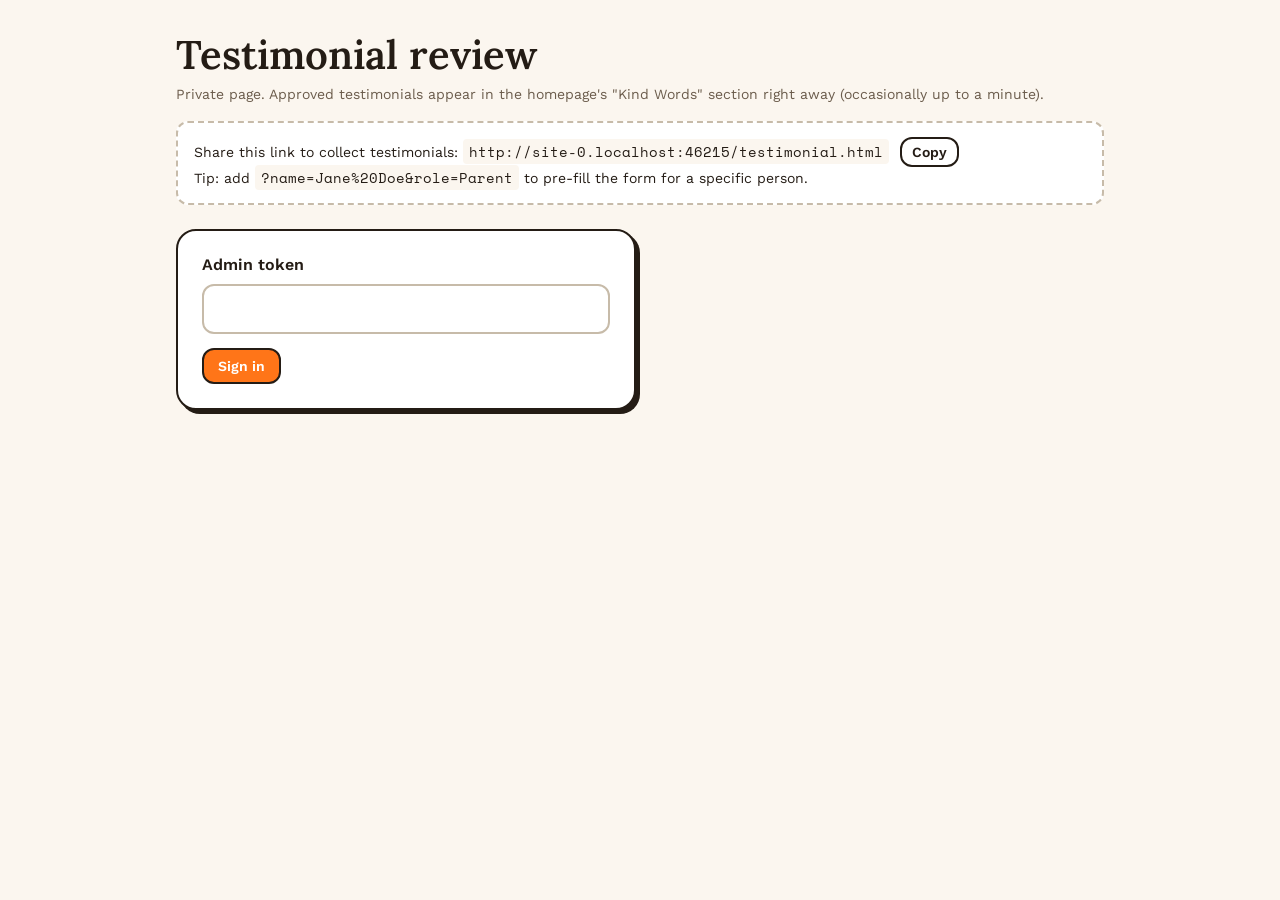
<file: testimonials-review.html>
<!DOCTYPE html>
<html lang="en">
<head>
<meta charset="utf-8">
<meta name="viewport" content="width=device-width, initial-scale=1">
<title>Testimonial Review | Noah Diggs</title>
<meta name="robots" content="noindex, nofollow">
<link rel="icon" type="image/svg+xml" href="brand/favicon.svg">
<link rel="stylesheet" href="ds/styles.css">
<script src="./testimonial-icons.js"></script>
<style>
  * { box-sizing: border-box; }
  body { margin: 0; background: var(--color-bg); font-family: var(--font-sans); color: var(--color-text); }
  .wrap { max-width: 960px; margin: 0 auto; padding: 32px 16px 80px; }
  h1 { font: var(--text-h2); margin: 0 0 6px; }
  .muted { font: var(--text-small); color: var(--color-text-muted); margin: 0; }
  .bar { display: flex; flex-wrap: wrap; gap: 12px; align-items: center; justify-content: space-between; margin: 24px 0; }
  .filters { display: flex; gap: 6px; flex-wrap: wrap; }
  .filters button, .btn { font: 600 14px/1 var(--font-sans); border: 2px solid var(--ink-900); background: var(--white); color: var(--color-text); padding: 9px 14px; border-radius: var(--radius-full); cursor: pointer; }
  .filters button[aria-pressed=true] { background: var(--ink-900); color: var(--cream-50); }
  .btn { border-radius: var(--radius-md); }
  .btn.primary { background: var(--color-primary); color: var(--white); }
  .btn.teal { background: var(--color-accent); color: var(--white); }
  .btn.danger { color: var(--color-error); border-color: var(--color-error); }
  .login { background: var(--white); border: 2px solid var(--ink-900); border-radius: var(--radius-lg); box-shadow: var(--shadow-pop); padding: 24px; max-width: 460px; margin-top: 24px; }
  .login input { width: 100%; font: var(--text-body); padding: 10px 12px; border: 2px solid var(--ink-300); border-radius: var(--radius-md); margin: 10px 0 14px; }
  .error { color: var(--color-error); background: var(--color-error-bg); border-radius: var(--radius-sm); padding: 10px 14px; font: 500 14px/1.4 var(--font-sans); }
  .list { display: flex; flex-direction: column; gap: 20px; }
  .item { background: var(--white); border: 2px solid var(--ink-900); border-radius: var(--radius-lg); padding: 20px; display: grid; grid-template-columns: 56px minmax(0, 1fr); gap: 16px; }
  .avatar { width: 56px; height: 56px; border-radius: 50%; border: 2px solid var(--ink-900); display: flex; align-items: center; justify-content: center; }
  .avatar-initials { font: 700 20px/1 var(--font-sans); }
  .avatar-emoji { font-size: 28px; line-height: 1; }
  .quote { font: italic 400 18px/1.55 var(--font-serif); margin: 0 0 12px; white-space: pre-line; overflow-wrap: anywhere; }
  .name { font: 700 14px/1.3 var(--font-sans); color: var(--color-primary); margin: 0; }
  .meta { font: var(--text-small); color: var(--color-text-muted); margin: 2px 0 0; overflow-wrap: anywhere; }
  .private { margin-top: 12px; padding: 10px 12px; background: var(--cream-50); border-radius: var(--radius-sm); font: var(--text-small); color: var(--ink-700); overflow-wrap: anywhere; }
  .actions { display: flex; gap: 8px; flex-wrap: wrap; margin-top: 14px; align-items: center; }
  .status { font: var(--text-label); text-transform: uppercase; letter-spacing: .06em; padding: 4px 10px; border-radius: var(--radius-full); }
  .status.pending { background: var(--gold-100); color: var(--ink-900); }
  .status.approved { background: var(--teal-100); color: var(--teal-800); }
  .status.rejected { background: var(--ink-100); color: var(--ink-600); }
  .empty { text-align: center; padding: 48px 16px; color: var(--color-text-muted); font: var(--text-body); }
  .share { background: var(--white); border: 2px dashed var(--ink-300); border-radius: var(--radius-md); padding: 14px 16px; margin-top: 16px; font: var(--text-small); }
  .share code { font-family: var(--font-mono); background: var(--cream-50); padding: 2px 6px; border-radius: 4px; overflow-wrap: anywhere; }
</style>
</head>
<body>
<div class="wrap">
  <h1>Testimonial review</h1>
  <p class="muted">Private page. Approved testimonials appear in the homepage's "Kind Words" section right away (occasionally up to a minute).</p>
  <div class="share">Share this link to collect testimonials: <code id="share-link"></code> <button class="btn" type="button" id="copy-link" style="padding:6px 10px;margin-left:6px">Copy</button><br>
    Tip: add <code>?name=Jane%20Doe&amp;role=Parent</code> to pre-fill the form for a specific person.
  </div>

  <form class="login" id="login" hidden>
    <label for="token" style="font:600 16px var(--font-sans)">Admin token</label>
    <input type="password" id="token" autocomplete="current-password" required>
    <button class="btn primary" type="submit">Sign in</button>
  </form>

  <p class="error" id="error" hidden></p>

  <div id="dash" hidden>
    <div class="bar">
      <div class="filters" id="filters"></div>
      <div style="display:flex;gap:8px">
        <button class="btn" type="button" id="refresh">Refresh</button>
        <button class="btn" type="button" id="signout">Sign out</button>
      </div>
    </div>
    <div class="list" id="list"></div>
  </div>
</div>

<script>
(function () {
  var T = window.testimonialIcons;
  var $ = function (id) { return document.getElementById(id); };
  var KEY = 'testimonial-admin-token';
  var token = '';
  try { token = localStorage.getItem(KEY) || ''; } catch (e) {}
  var all = [];
  var filter = 'pending';

  var link = location.origin + '/testimonial.html';
  $('share-link').textContent = link;
  $('copy-link').addEventListener('click', function () {
    navigator.clipboard.writeText(link).then(function () { $('copy-link').textContent = 'Copied!'; setTimeout(function () { $('copy-link').textContent = 'Copy'; }, 1500); });
  });

  ['pending', 'approved', 'rejected', 'all'].forEach(function (f) {
    var b = document.createElement('button');
    b.type = 'button';
    b.dataset.value = f;
    b.addEventListener('click', function () { filter = f; render(); });
    $('filters').appendChild(b);
  });

  function api(path, opts) {
    opts = opts || {};
    opts.headers = Object.assign({ Authorization: 'Bearer ' + token, 'Content-Type': 'application/json' }, opts.headers || {});
    return fetch('/api/testimonials' + path, opts).then(function (res) {
      return res.json().catch(function () { return {}; }).then(function (data) {
        if (res.status === 401) { signOut(); throw new Error('That token was not accepted.'); }
        if (!res.ok) throw new Error(data.error || 'Request failed (' + res.status + ')');
        return data;
      });
    });
  }

  function showError(msg) { $('error').textContent = msg || ''; $('error').hidden = !msg; }

  function load() {
    showError('');
    return api('').then(function (data) {
      all = data.testimonials || [];
      $('login').hidden = true;
      $('dash').hidden = false;
      render();
    }).catch(function (e) { showError(e.message); });
  }

  function signOut() {
    token = '';
    try { localStorage.removeItem(KEY); } catch (e) {}
    $('dash').hidden = true;
    $('login').hidden = false;
  }

  function setStatus(id, status) {
    return api('/' + encodeURIComponent(id), { method: 'PATCH', body: JSON.stringify({ status: status }) })
      .then(function (data) {
        all = all.map(function (t) { return t.id === id ? data.testimonial : t; });
        render();
      }).catch(function (e) { showError(e.message); });
  }

  function remove(id) {
    if (!confirm('Delete this testimonial permanently?')) return;
    api('/' + encodeURIComponent(id), { method: 'DELETE' })
      .then(function () { all = all.filter(function (t) { return t.id !== id; }); render(); })
      .catch(function (e) { showError(e.message); });
  }

  function render() {
    Array.prototype.forEach.call($('filters').children, function (b) {
      var f = b.dataset.value;
      var n = f === 'all' ? all.length : all.filter(function (t) { return t.status === f; }).length;
      b.textContent = f[0].toUpperCase() + f.slice(1) + ' (' + n + ')';
      b.setAttribute('aria-pressed', String(f === filter));
    });
    var items = filter === 'all' ? all : all.filter(function (t) { return t.status === filter; });
    var list = $('list');
    list.innerHTML = '';
    if (!items.length) { list.innerHTML = '<div class="empty">Nothing here yet.</div>'; return; }
    items.forEach(function (t) {
      var e = T.escapeHtml;
      var c = T.colorOf(t.icon && t.icon.color);
      var el = document.createElement('div');
      el.className = 'item';
      var privateBits = [];
      if (t.relationship) privateBits.push('<strong>Context:</strong> ' + e(t.relationship));
      if (t.email) privateBits.push('<strong>Email:</strong> <a href="mailto:' + e(t.email) + '">' + e(t.email) + '</a>');
      el.innerHTML =
        '<div class="avatar" style="background:' + c.bg + ';color:' + c.fg + '">' + T.avatarHtml(t.icon, 56) + '</div>' +
        '<div>' +
          '<p class="quote">“' + e(t.quote) + '”</p>' +
          '<p class="name">' + (t.anonymous ? 'Anonymous' : e(t.name)) + '</p>' +
          '<p class="meta">' + e(t.role) + (t.organization ? ', ' + e(t.organization) : '') + '</p>' +
          '<p class="meta">Submitted ' + e(new Date(t.submittedAt).toLocaleString()) + '</p>' +
          (privateBits.length ? '<div class="private">' + privateBits.join('<br>') + '</div>' : '') +
          '<div class="actions">' +
            '<span class="status ' + e(t.status) + '">' + e(t.status) + '</span>' +
            (t.status !== 'approved' ? '<button class="btn teal" data-act="approved">Approve</button>' : '') +
            (t.status !== 'rejected' ? '<button class="btn" data-act="rejected">Reject</button>' : '') +
            (t.status !== 'pending' ? '<button class="btn" data-act="pending">Back to pending</button>' : '') +
            '<button class="btn danger" data-act="delete">Delete</button>' +
          '</div>' +
        '</div>';
      el.querySelectorAll('button[data-act]').forEach(function (b) {
        b.addEventListener('click', function () {
          var act = b.dataset.act;
          if (act === 'delete') remove(t.id);
          else setStatus(t.id, act);
        });
      });
      list.appendChild(el);
    });
  }

  $('login').addEventListener('submit', function (e) {
    e.preventDefault();
    token = $('token').value.trim();
    try { localStorage.setItem(KEY, token); } catch (err) {}
    load();
  });
  $('refresh').addEventListener('click', load);
  $('signout').addEventListener('click', signOut);

  if (token) load(); else $('login').hidden = false;
})();
</script>
</body>
</html>
</file>
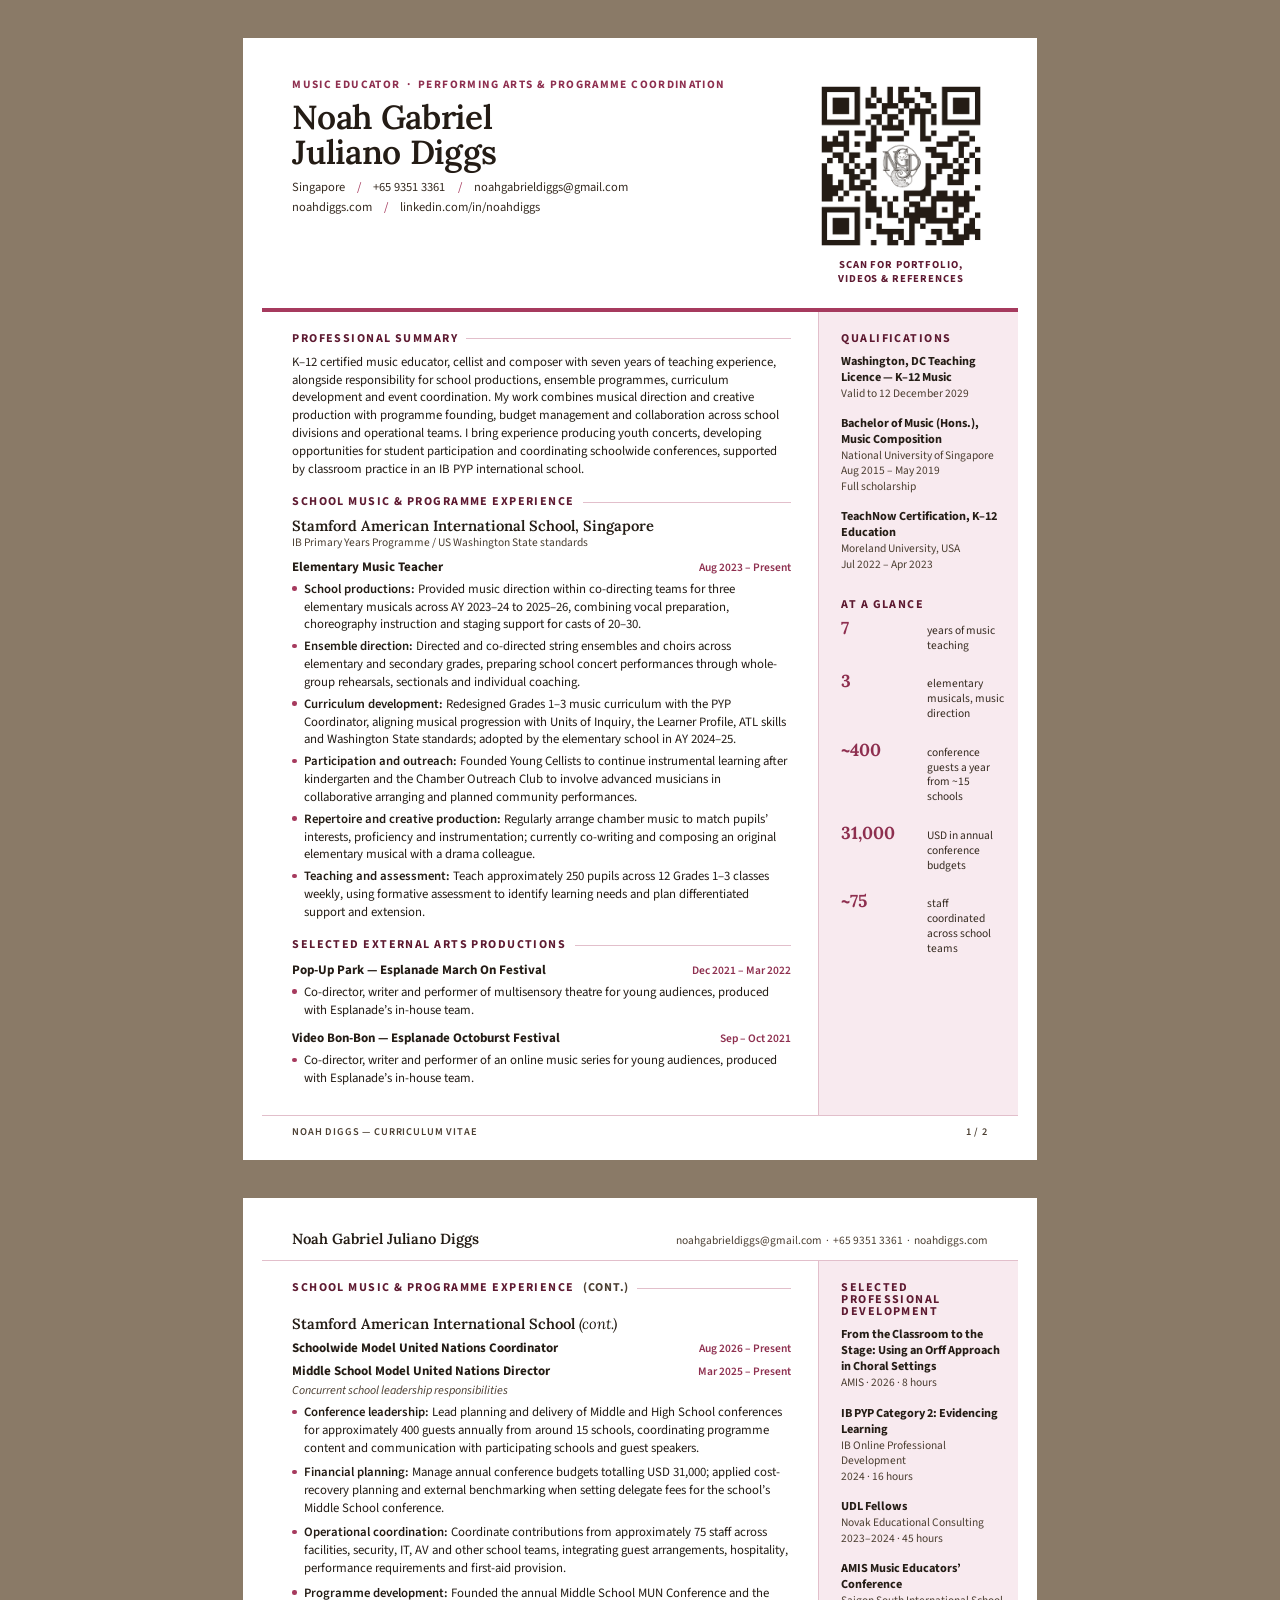
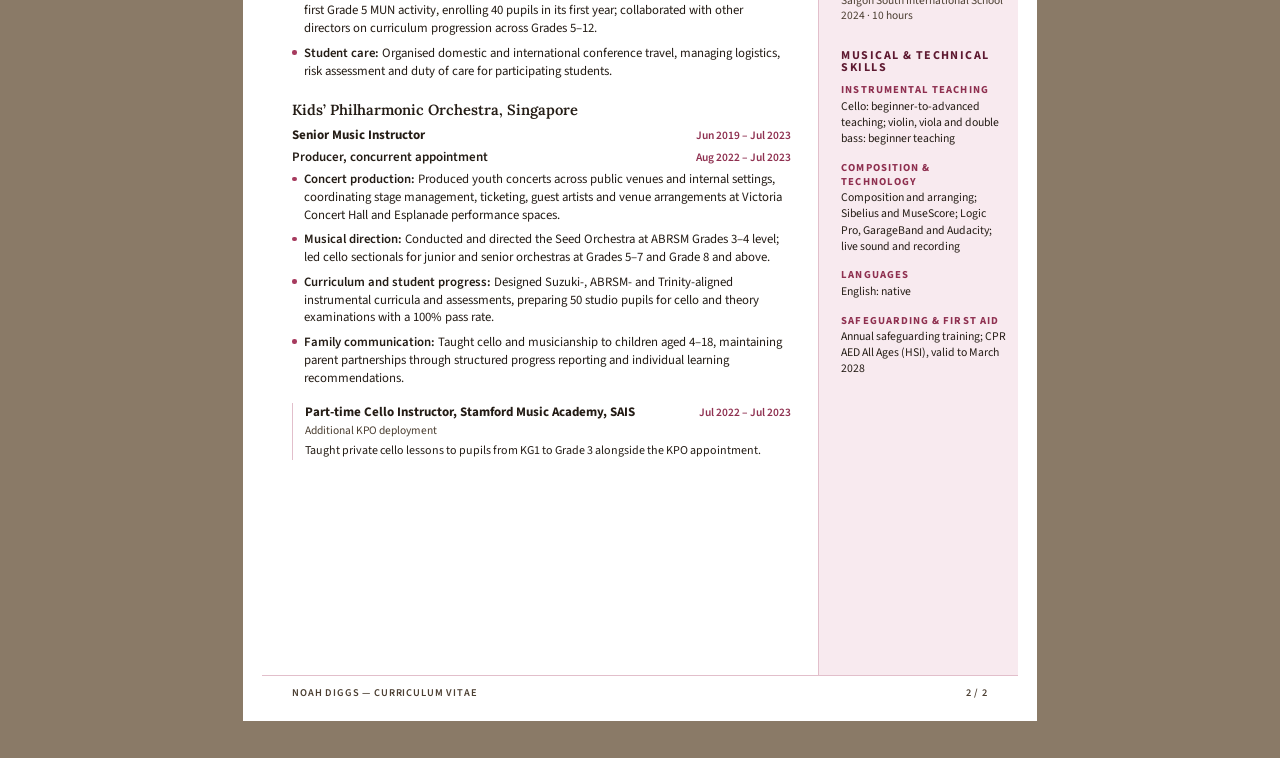
<file: cv/arts-coordination.html>
<!doctype html>
<html lang="en">
<head>
<meta charset="utf-8">
<meta name="viewport" content="width=device-width, initial-scale=1">
<meta name="robots" content="noindex">
<meta name="pdf-filename" content="Noah-Diggs-CV-Arts-Coordination-Leadership.pdf">
<title>Noah Diggs CV: Arts Coordination &amp; Leadership</title>
<style>
  /* static (single-weight) font files: variable fonts get embedded as Type 3, which print shops can reject */
  @font-face { font-family: 'Lora'; src: url(fonts/lora-400.woff2) format('woff2'); font-weight: 400; font-style: normal; }
  @font-face { font-family: 'Lora'; src: url(fonts/lora-600.woff2) format('woff2'); font-weight: 600; font-style: normal; }
  @font-face { font-family: 'Lora'; src: url(fonts/lora-700.woff2) format('woff2'); font-weight: 700; font-style: normal; }
  @font-face { font-family: 'Lora'; src: url(fonts/lora-400-italic.woff2) format('woff2'); font-weight: 400; font-style: italic; }
  @font-face { font-family: 'Source Sans 3'; src: url(fonts/sourcesans3-400.woff2) format('woff2'); font-weight: 400; font-style: normal; }
  @font-face { font-family: 'Source Sans 3'; src: url(fonts/sourcesans3-600.woff2) format('woff2'); font-weight: 600; font-style: normal; }
  @font-face { font-family: 'Source Sans 3'; src: url(fonts/sourcesans3-700.woff2) format('woff2'); font-weight: 700; font-style: normal; }
  @font-face { font-family: 'Source Sans 3'; src: url(fonts/sourcesans3-400-italic.woff2) format('woff2'); font-weight: 400; font-style: italic; }

  :root {
    --ink: #241C15;
    --ink-2: #362B21;
    --muted: #4B3E31;
    --rule: #E2BFCB;        /* soft wine hairlines in this version */
    --side: #F8EAEF;        /* light wine/pink panel in this version */
    --accent: #A63A5E;      /* decorative only: bars, bullets (wine in this version) */
    --accent-text: #8E2F4F; /* wine for text, 7.3:1 on cream */
    --heading: #5E1A31;     /* deep wine headings in this version, 10.8:1 on the panel */
    --serif: 'Lora', Georgia, serif;
    --sans: 'Source Sans 3', Arial, sans-serif;
  }
  @page { size: A4; margin: 0; }
  * { box-sizing: border-box; margin: 0; padding: 0; }
  html { -webkit-print-color-adjust: exact; print-color-adjust: exact; }
  body { background: #8A7A67; font: 400 9.6pt/1.4 var(--sans); color: var(--ink); }
  a { color: inherit; text-decoration: none; }

  /* Everything coloured or ruled stays >= 5mm inside the page edge, clear of the
     unprintable margin of office printers; text positions are unchanged. */
  .page {
    width: 210mm; height: 297mm; margin: 10mm auto; background: #fff;
    display: grid; grid-template-columns: 1fr 58mm; grid-template-rows: auto 1fr auto;
    overflow: hidden; position: relative;
  }
  @media print {
    body { background: none; }
    .page { margin: 0; break-after: page; }
    .page:last-child { break-after: auto; }
  }

  /* ---------- header (page 1) ---------- */
  header {
    grid-column: 1 / -1; display: grid; grid-template-columns: 1fr auto; gap: 8mm;
    margin: 0 5mm; padding: 11mm 8mm 6mm; border-bottom: 1.2mm solid var(--accent);
  }
  .eyebrow { font: 700 8.5pt/1 var(--sans); letter-spacing: .12em; text-transform: uppercase; color: var(--accent-text); }
  h1 { font: 600 25pt/1.05 var(--serif); letter-spacing: -.01em; margin: 2.2mm 0 2.6mm; }
  h1 span { display: block; }
  .contact { font-size: 9.4pt; color: var(--ink-2); display: flex; flex-wrap: wrap; gap: .6mm 3.2mm; }
  .contact a, .contact span { white-space: nowrap; }
  .contact .sep { color: var(--accent); }
  .facts { margin-top: 1.6mm; font-size: 8.6pt; color: var(--muted); }
  .facts b { font-weight: 600; color: var(--ink-2); }

  .qr { width: 46mm; text-align: center; align-self: center; }
  .qr img { width: 46mm; height: 46mm; display: block; }
  .qr .cta {
    margin-top: 1.4mm; font: 700 8pt/1.25 var(--sans); letter-spacing: .08em; text-transform: uppercase; color: var(--heading);
  }
  .qr .url { font-size: 7pt; color: var(--muted); }

  /* ---------- page-2 running header ---------- */
  .runhead {
    grid-column: 1 / -1; display: flex; justify-content: space-between; align-items: baseline;
    margin: 0 5mm; padding: 9mm 8mm 3mm; border-bottom: .3mm solid var(--rule);
  }
  .runhead .name { font: 600 11pt/1 var(--serif); }
  .runhead .meta { font-size: 8.6pt; color: var(--muted); }

  /* ---------- columns ---------- */
  main { padding: 5.5mm 7mm 0 13mm; }
  aside { background: var(--side); margin-right: 5mm; padding: 5.5mm 3mm 0 6mm; border-left: .3mm solid var(--rule); }

  h2 {
    font: 700 9pt/1 var(--sans); letter-spacing: .12em; text-transform: uppercase; color: var(--heading);
    display: flex; align-items: center; gap: 2.2mm; margin: 0 0 2.4mm;
  }
  h2::after { content: ""; flex: 1; height: .3mm; background: var(--rule); }
  aside h2::after { display: none; }
  section + section { margin-top: 4.6mm; }

  p { margin-bottom: 1.6mm; }
  .lead { font-size: 9.6pt; }

  blockquote {
    font: italic 400 10.4pt/1.35 var(--serif); color: var(--ink);
    border-left: .8mm solid var(--accent); padding: .4mm 0 .4mm 3mm; margin: .6mm 0 2.4mm;
  }
  blockquote cite { display: block; font: 400 8.4pt/1.3 var(--sans); color: var(--muted); margin-top: .8mm; font-style: normal; }

  /* roles */
  .org { margin-top: 3.4mm; }
  .org:first-of-type { margin-top: 0; }
  .org-name { font: 600 11pt/1.2 var(--serif); }
  .org-desc { font-size: 8.6pt; color: var(--muted); }
  .role { display: flex; justify-content: space-between; gap: 3mm; margin-top: 1.8mm; align-items: baseline; }
  .role-title { font-weight: 700; font-size: 9.8pt; }
  .dates { font: 600 8.6pt/1 var(--sans); color: var(--accent-text); white-space: nowrap; }
  .role + .role { margin-top: .6mm; }

  ul { list-style: none; margin-top: 1.2mm; }
  li { position: relative; padding-left: 3.2mm; margin-bottom: 1mm; }
  li::before { content: ""; position: absolute; left: 0; top: 1.45mm; width: 1.2mm; height: 1.2mm; border-radius: 50%; background: var(--accent); }
  li b { font-weight: 600; }

  /* sidebar items */
  .item { margin-bottom: 2.6mm; }
  .item-title { font-weight: 700; font-size: 9.2pt; line-height: 1.3; }
  .item-meta { font-size: 8.6pt; color: var(--muted); line-height: 1.35; }
  .skill { margin-bottom: 2.3mm; font-size: 8.8pt; line-height: 1.38; }
  .skill dt { font: 700 8pt/1.3 var(--sans); letter-spacing: .1em; text-transform: uppercase; color: var(--accent-text); margin-bottom: .4mm; }

  .stats { display: grid; gap: 3.4mm; }
  .stat { display: grid; grid-template-columns: 21mm 1fr; align-items: baseline; gap: 1.6mm; }
  .stat b { font: 700 13pt/1 var(--serif); color: var(--accent-text); }
  .stat .to { width: 2.4mm; height: 2mm; margin: 0 .5mm; vertical-align: .3mm; }
  .stat span { font-size: 8.6pt; line-height: 1.3; color: var(--ink-2); }

  .project { margin-top: 2.6mm; }
  .project .role { margin-top: 0; }

  footer {
    grid-column: 1 / -1; display: flex; justify-content: space-between; align-items: center;
    margin: 0 5mm; padding: 3mm 8mm 6mm; font: 600 7.8pt/1 var(--sans); color: var(--muted); letter-spacing: .08em;
    border-top: .3mm solid var(--rule);
  }
  footer img { height: 7mm; width: auto; opacity: .85; }

  /* concurrent deployments listed under a parent role */
  .sub { margin-top: 2.4mm; padding-left: 3mm; border-left: .3mm solid var(--rule); }
  .sub .role { margin-top: 0; }
  .sub .org-desc { margin-top: .3mm; }
  .note { font-size: 9pt; margin-top: 1.2mm; }
  /* this version has less text than the full CV: open up the vertical rhythm where a column has room
     where a column has room (set per column below) */
  .roomy section + section { margin-top: 7mm; }
  .roomy .org { margin-top: 5.5mm; }
  .roomy li { margin-bottom: 1.7mm; }
  .roomy .item { margin-bottom: 4mm; }
  .roomy .stats { gap: 5.2mm; }
  .roomy .skill { margin-bottom: 3.6mm; }
  .roomy .sub, .roomy .project { margin-top: 4.2mm; }
  .roomy .role + .role { margin-top: 1.2mm; }
  .intro { font-size: 9pt; font-style: italic; color: var(--muted); margin: .6mm 0 0; }
  .skills-text p { font-size: 8.8pt; line-height: 1.38; margin-bottom: 1.8mm; }
</style>
</head>
<body>

<!-- ============================== PAGE 1 ============================== -->
<div class="page">
  <header>
    <div>
      <div class="eyebrow">Music Educator &nbsp;·&nbsp; Performing Arts &amp; Programme Coordination</div>
      <h1><span>Noah Gabriel</span><span>Juliano Diggs</span></h1>
      <div class="contact">
        <span>Singapore</span><span class="sep">/</span>
        <a href="tel:+6593513361">+65 9351 3361</a><span class="sep">/</span>
        <a href="mailto:noahgabrieldiggs@gmail.com">noahgabrieldiggs@gmail.com</a>
      </div>
      <div class="contact" style="margin-top:.6mm">
        <a href="https://noahdiggs.com">noahdiggs.com</a><span class="sep">/</span>
        <a href="https://linkedin.com/in/noahdiggs">linkedin.com/in/noahdiggs</a>
      </div>
    </div>
    <a class="qr" href="https://noahdiggs.com/qr">
      <img src="qr-code.png" alt="QR code linking to noahdiggs.com/qr">
      <div class="cta">Scan for portfolio,<br>videos &amp; references</div>
    </a>
  </header>

  <main>
    <section>
      <h2>Professional Summary</h2>
      <p class="lead">K–12 certified music educator, cellist and composer with seven years of teaching experience, alongside responsibility for school productions, ensemble programmes, curriculum development and event coordination. My work combines musical direction and creative production with programme founding, budget management and collaboration across school divisions and operational teams. I bring experience producing youth concerts, developing opportunities for student participation and coordinating schoolwide conferences, supported by classroom practice in an IB PYP international school.</p>
    </section>

    <section>
      <h2>School Music &amp; Programme Experience</h2>
      <div class="org">
        <div class="org-name">Stamford American International School, Singapore</div>
        <div class="org-desc">IB Primary Years Programme / US Washington State standards</div>
        <div class="role"><span class="role-title">Elementary Music Teacher</span><span class="dates">Aug 2023 – Present</span></div>
        <ul>
          <li><b>School productions:</b> Provided music direction within co-directing teams for three elementary musicals across AY 2023–24 to 2025–26, combining vocal preparation, choreography instruction and staging support for casts of 20–30.</li>
          <li><b>Ensemble direction:</b> Directed and co-directed string ensembles and choirs across elementary and secondary grades, preparing school concert performances through whole-group rehearsals, sectionals and individual coaching.</li>
          <li><b>Curriculum development:</b> Redesigned Grades 1–3 music curriculum with the PYP Coordinator, aligning musical progression with Units of Inquiry, the Learner Profile, ATL skills and Washington State standards; adopted by the elementary school in AY 2024–25.</li>
          <li><b>Participation and outreach:</b> Founded Young Cellists to continue instrumental learning after kindergarten and the Chamber Outreach Club to involve advanced musicians in collaborative arranging and planned community performances.</li>
          <li><b>Repertoire and creative production:</b> Regularly arrange chamber music to match pupils’ interests, proficiency and instrumentation; currently co-writing and composing an original elementary musical with a drama colleague.</li>
          <li><b>Teaching and assessment:</b> Teach approximately 250 pupils across 12 Grades 1–3 classes weekly, using formative assessment to identify learning needs and plan differentiated support and extension.</li>
        </ul>

      </div>
    </section>

    <section>
      <h2>Selected External Arts Productions</h2>
      <div class="project">
        <div class="role"><span class="role-title">Pop-Up Park — Esplanade March On Festival</span><span class="dates">Dec 2021 – Mar 2022</span></div>
        <ul>
          <li>Co-director, writer and performer of multisensory theatre for young audiences, produced with Esplanade’s in-house team.</li>
        </ul>
      </div>
      <div class="project">
        <div class="role"><span class="role-title">Video Bon-Bon — Esplanade Octoburst Festival</span><span class="dates">Sep – Oct 2021</span></div>
        <ul>
          <li>Co-director, writer and performer of an online music series for young audiences, produced with Esplanade’s in-house team.</li>
        </ul>
      </div>
    </section>
  </main>

  <aside class="roomy">
    <section>
      <h2>Qualifications</h2>
      <div class="item">
        <div class="item-title">Washington, DC Teaching Licence — K–12 Music</div>
        <div class="item-meta">Valid to 12 December 2029</div>
      </div>
      <div class="item">
        <div class="item-title">Bachelor of Music (Hons.), Music Composition</div>
        <div class="item-meta">National University of Singapore<br>Aug 2015 – May 2019<br>Full scholarship</div>
      </div>
      <div class="item">
        <div class="item-title">TeachNow Certification, K–12 Education</div>
        <div class="item-meta">Moreland University, USA<br>Jul 2022 – Apr 2023</div>
      </div>
    </section>

    <section>
      <h2>At a Glance</h2>
      <div class="stats">
        <div class="stat"><b>7</b><span>years of music teaching</span></div>
        <div class="stat"><b>3</b><span>elementary musicals, music direction</span></div>
        <div class="stat"><b>~400</b><span>conference guests a year from ~15 schools</span></div>
        <div class="stat"><b>31,000</b><span>USD in annual conference budgets</span></div>
        <div class="stat"><b>~75</b><span>staff coordinated across school teams</span></div>
      </div>
    </section>
  </aside>

  <footer>
    <span>NOAH DIGGS — CURRICULUM VITAE</span>
    <span>1 / 2</span>
  </footer>
</div>

<!-- ============================== PAGE 2 ============================== -->
<div class="page roomy">
  <div class="runhead">
    <span class="name">Noah Gabriel Juliano Diggs</span>
    <span class="meta">noahgabrieldiggs@gmail.com &nbsp;·&nbsp; +65 9351 3361 &nbsp;·&nbsp; noahdiggs.com</span>
  </div>

  <main>
    <section>
      <h2>School Music &amp; Programme Experience <span style="color:var(--muted);letter-spacing:.06em">(cont.)</span></h2>
      <div class="org">
        <div class="org-name">Stamford American International School <span style="font-weight:400;font-style:italic">(cont.)</span></div>
        <div class="role"><span class="role-title">Schoolwide Model United Nations Coordinator</span><span class="dates">Aug 2026 – Present</span></div>
        <div class="role"><span class="role-title">Middle School Model United Nations Director</span><span class="dates">Mar 2025 – Present</span></div>
        <p class="intro">Concurrent school leadership responsibilities</p>
        <ul>
          <li><b>Conference leadership:</b> Lead planning and delivery of Middle and High School conferences for approximately 400 guests annually from around 15 schools, coordinating programme content and communication with participating schools and guest speakers.</li>
          <li><b>Financial planning:</b> Manage annual conference budgets totalling USD 31,000; applied cost-recovery planning and external benchmarking when setting delegate fees for the school’s Middle School conference.</li>
          <li><b>Operational coordination:</b> Coordinate contributions from approximately 75 staff across facilities, security, IT, AV and other school teams, integrating guest arrangements, hospitality, performance requirements and first-aid provision.</li>
          <li><b>Programme development:</b> Founded the annual Middle School MUN Conference and the first Grade 5 MUN activity, enrolling 40 pupils in its first year; collaborated with other directors on curriculum progression across Grades 5–12.</li>
          <li><b>Student care:</b> Organised domestic and international conference travel, managing logistics, risk assessment and duty of care for participating students.</li>
        </ul>
      </div>

      <div class="org">
        <div class="org-name">Kids’ Philharmonic Orchestra, Singapore</div>
        <div class="role"><span class="role-title">Senior Music Instructor</span><span class="dates">Jun 2019 – Jul 2023</span></div>
        <div class="role"><span class="role-title" style="font-weight:600">Producer, concurrent appointment</span><span class="dates">Aug 2022 – Jul 2023</span></div>
        <ul>
          <li><b>Concert production:</b> Produced youth concerts across public venues and internal settings, coordinating stage management, ticketing, guest artists and venue arrangements at Victoria Concert Hall and Esplanade performance spaces.</li>
          <li><b>Musical direction:</b> Conducted and directed the Seed Orchestra at ABRSM Grades 3–4 level; led cello sectionals for junior and senior orchestras at Grades 5–7 and Grade 8 and above.</li>
          <li><b>Curriculum and student progress:</b> Designed Suzuki-, ABRSM- and Trinity-aligned instrumental curricula and assessments, preparing 50 studio pupils for cello and theory examinations with a 100% pass rate.</li>
          <li><b>Family communication:</b> Taught cello and musicianship to children aged 4–18, maintaining parent partnerships through structured progress reporting and individual learning recommendations.</li>
        </ul>

        <div class="sub">
          <div class="role"><span class="role-title">Part-time Cello Instructor, Stamford Music Academy, SAIS</span><span class="dates">Jul 2022 – Jul 2023</span></div>
          <div class="org-desc">Additional KPO deployment</div>
          <p class="note">Taught private cello lessons to pupils from KG1 to Grade 3 alongside the KPO appointment.</p>
        </div>
      </div>
    </section>

  </main>

  <aside>
    <section>
      <h2>Selected Professional Development</h2>
      <div class="item">
        <div class="item-title">From the Classroom to the Stage: Using an Orff Approach in Choral Settings</div>
        <div class="item-meta">AMIS · 2026 · 8 hours</div>
      </div>
      <div class="item">
        <div class="item-title">IB PYP Category 2: Evidencing Learning</div>
        <div class="item-meta">IB Online Professional Development<br>2024 · 16 hours</div>
      </div>
      <div class="item">
        <div class="item-title">UDL Fellows</div>
        <div class="item-meta">Novak Educational Consulting<br>2023–2024 · 45 hours</div>
      </div>
      <div class="item">
        <div class="item-title">AMIS Music Educators’ Conference</div>
        <div class="item-meta">Saigon South International School<br>2024 · 10 hours</div>
      </div>
    </section>

    <section>
      <h2>Musical &amp; Technical Skills</h2>
      <dl>
        <div class="skill"><dt>Instrumental teaching</dt><dd>Cello: beginner-to-advanced teaching; violin, viola and double bass: beginner teaching</dd></div>
        <div class="skill"><dt>Composition &amp; technology</dt><dd>Composition and arranging; Sibelius and MuseScore; Logic Pro, GarageBand and Audacity; live sound and recording</dd></div>
        <div class="skill"><dt>Languages</dt><dd>English: native</dd></div>
        <div class="skill"><dt>Safeguarding &amp; first aid</dt><dd>Annual safeguarding training; CPR AED All Ages (HSI), valid to March 2028</dd></div>
      </dl>
    </section>
  </aside>

  <footer>
    <span>NOAH DIGGS — CURRICULUM VITAE</span>
    <span>2 / 2</span>
  </footer>
</div>

</body>
</html>
</file>
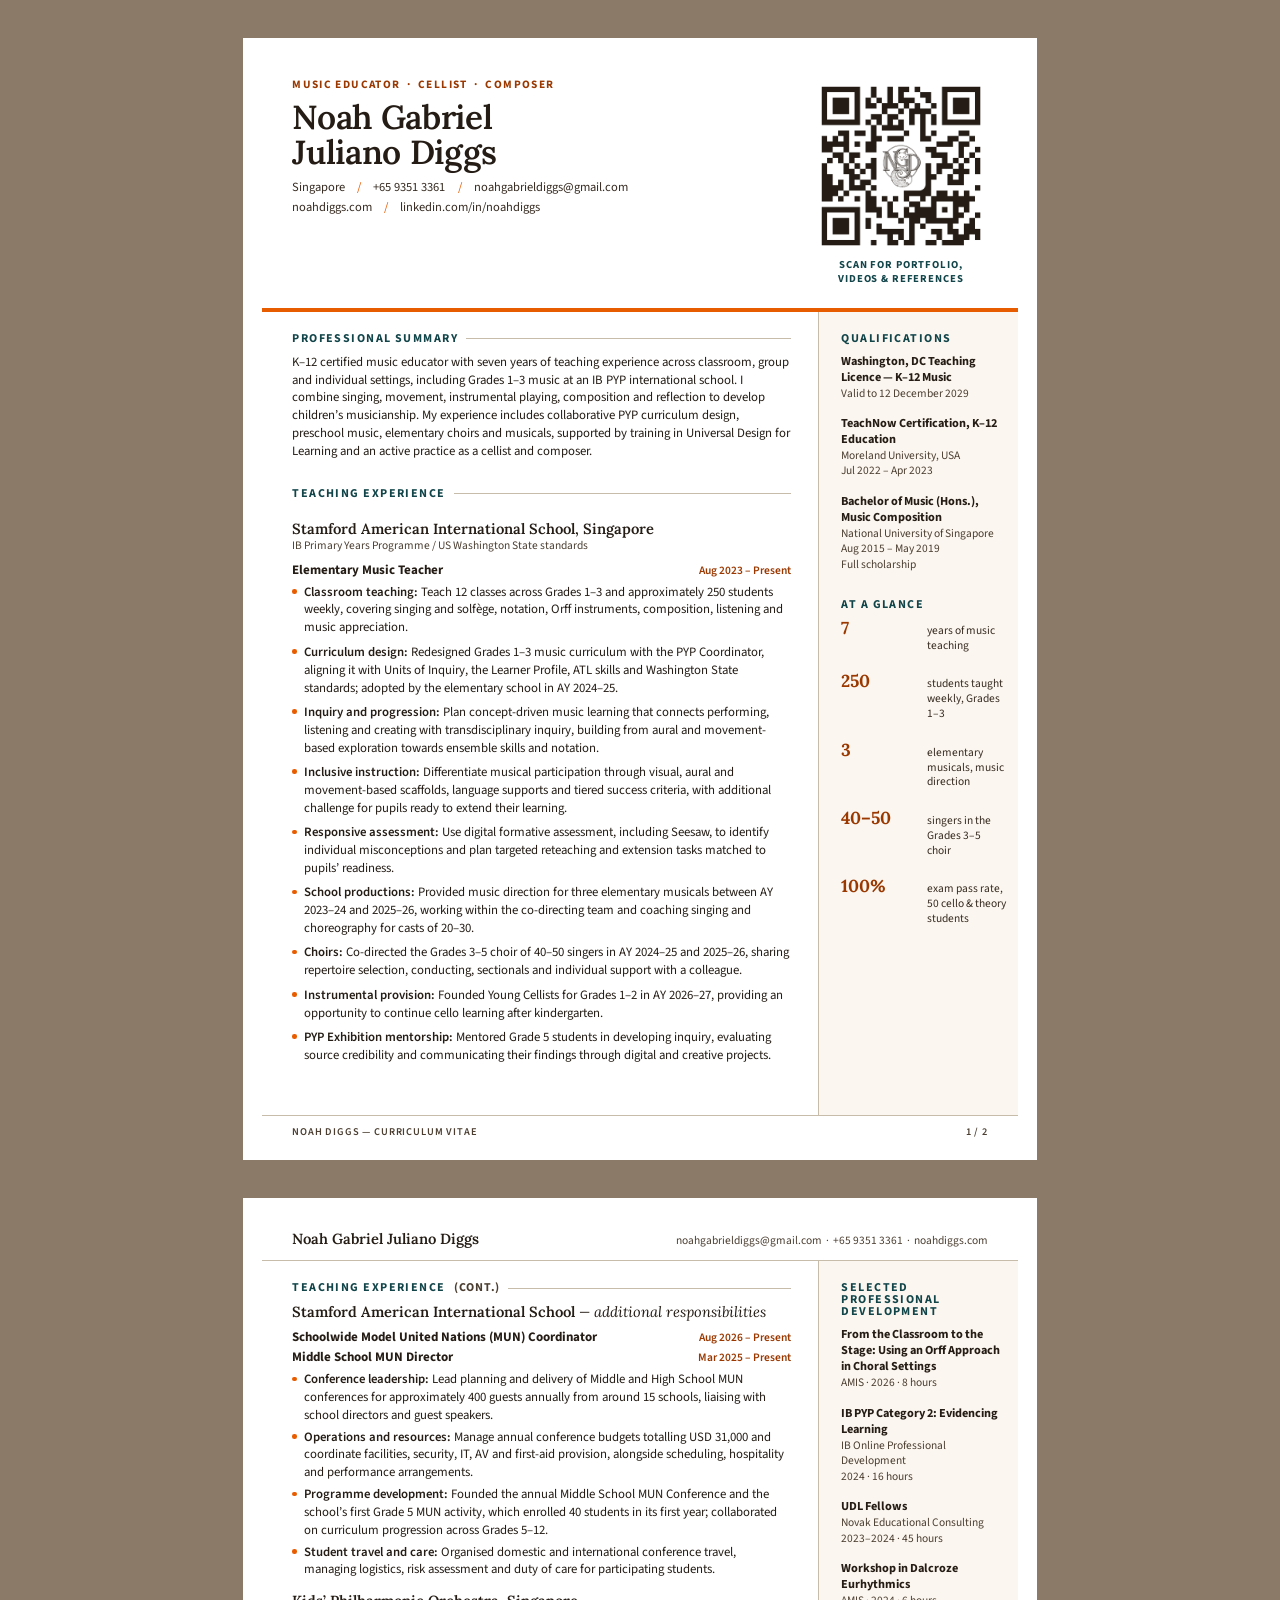
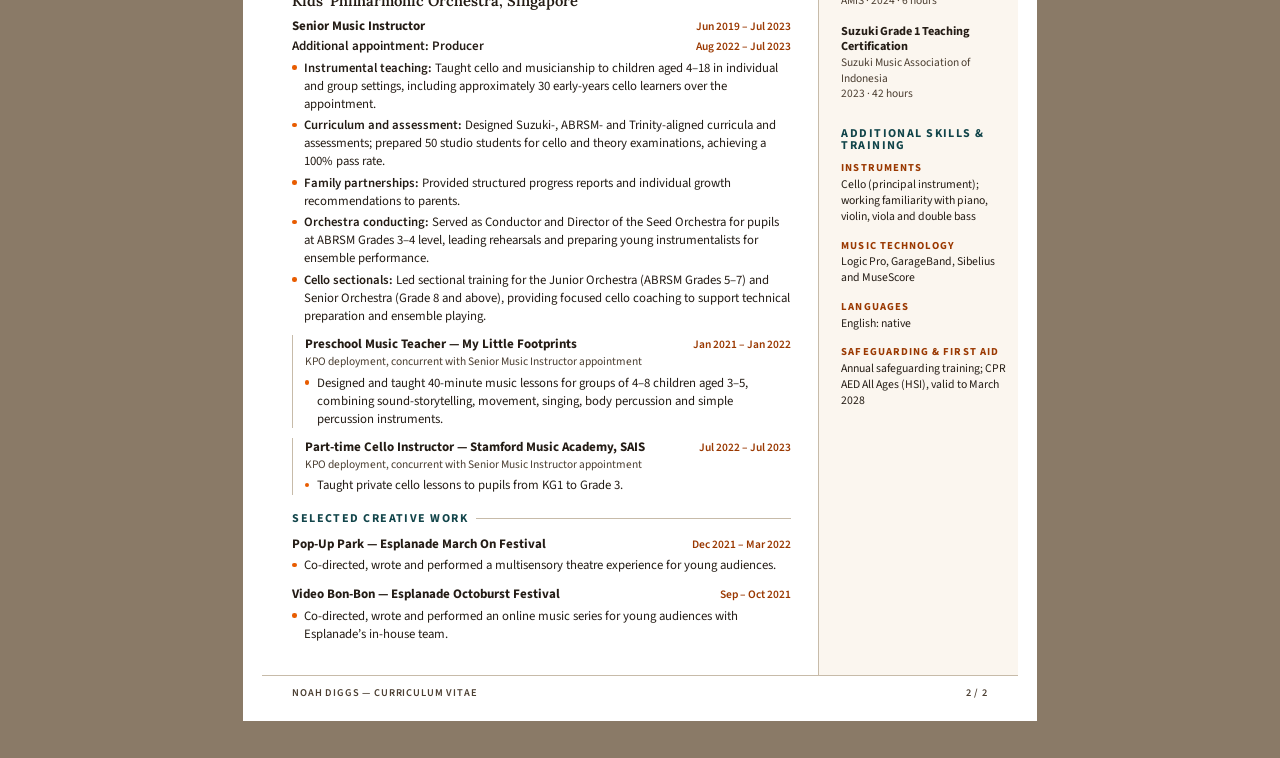
<file: cv/lower-school-music.html>
<!doctype html>
<html lang="en">
<head>
<meta charset="utf-8">
<meta name="viewport" content="width=device-width, initial-scale=1">
<meta name="robots" content="noindex">
<meta name="pdf-filename" content="Noah-Diggs-CV-Lower-School-Music.pdf">
<title>Noah Diggs CV: Lower School Music</title>
<style>
  /* static (single-weight) font files: variable fonts get embedded as Type 3, which print shops can reject */
  @font-face { font-family: 'Lora'; src: url(fonts/lora-400.woff2) format('woff2'); font-weight: 400; font-style: normal; }
  @font-face { font-family: 'Lora'; src: url(fonts/lora-600.woff2) format('woff2'); font-weight: 600; font-style: normal; }
  @font-face { font-family: 'Lora'; src: url(fonts/lora-700.woff2) format('woff2'); font-weight: 700; font-style: normal; }
  @font-face { font-family: 'Lora'; src: url(fonts/lora-400-italic.woff2) format('woff2'); font-weight: 400; font-style: italic; }
  @font-face { font-family: 'Source Sans 3'; src: url(fonts/sourcesans3-400.woff2) format('woff2'); font-weight: 400; font-style: normal; }
  @font-face { font-family: 'Source Sans 3'; src: url(fonts/sourcesans3-600.woff2) format('woff2'); font-weight: 600; font-style: normal; }
  @font-face { font-family: 'Source Sans 3'; src: url(fonts/sourcesans3-700.woff2) format('woff2'); font-weight: 700; font-style: normal; }
  @font-face { font-family: 'Source Sans 3'; src: url(fonts/sourcesans3-400-italic.woff2) format('woff2'); font-weight: 400; font-style: italic; }

  :root {
    --ink: #241C15;
    --ink-2: #362B21;
    --muted: #4B3E31;
    --rule: #C7BBA9;
    --side: #FBF6EF;
    --accent: #E85C00;      /* decorative only: bars, bullets */
    --accent-text: #9A3800; /* orange for text, 6.6:1 on cream */
    --heading: #12454A;        /* 9.9:1 on cream */
    --serif: 'Lora', Georgia, serif;
    --sans: 'Source Sans 3', Arial, sans-serif;
  }
  @page { size: A4; margin: 0; }
  * { box-sizing: border-box; margin: 0; padding: 0; }
  html { -webkit-print-color-adjust: exact; print-color-adjust: exact; }
  body { background: #8A7A67; font: 400 9.6pt/1.4 var(--sans); color: var(--ink); }
  a { color: inherit; text-decoration: none; }

  /* Everything coloured or ruled stays >= 5mm inside the page edge, clear of the
     unprintable margin of office printers; text positions are unchanged. */
  .page {
    width: 210mm; height: 297mm; margin: 10mm auto; background: #fff;
    display: grid; grid-template-columns: 1fr 58mm; grid-template-rows: auto 1fr auto;
    overflow: hidden; position: relative;
  }
  @media print {
    body { background: none; }
    .page { margin: 0; break-after: page; }
    .page:last-child { break-after: auto; }
  }

  /* ---------- header (page 1) ---------- */
  header {
    grid-column: 1 / -1; display: grid; grid-template-columns: 1fr auto; gap: 8mm;
    margin: 0 5mm; padding: 11mm 8mm 6mm; border-bottom: 1.2mm solid var(--accent);
  }
  .eyebrow { font: 700 8.5pt/1 var(--sans); letter-spacing: .12em; text-transform: uppercase; color: var(--accent-text); }
  h1 { font: 600 25pt/1.05 var(--serif); letter-spacing: -.01em; margin: 2.2mm 0 2.6mm; }
  h1 span { display: block; }
  .contact { font-size: 9.4pt; color: var(--ink-2); display: flex; flex-wrap: wrap; gap: .6mm 3.2mm; }
  .contact a, .contact span { white-space: nowrap; }
  .contact .sep { color: var(--accent); }
  .facts { margin-top: 1.6mm; font-size: 8.6pt; color: var(--muted); }
  .facts b { font-weight: 600; color: var(--ink-2); }

  .qr { width: 46mm; text-align: center; align-self: center; }
  .qr img { width: 46mm; height: 46mm; display: block; }
  .qr .cta {
    margin-top: 1.4mm; font: 700 8pt/1.25 var(--sans); letter-spacing: .08em; text-transform: uppercase; color: var(--heading);
  }
  .qr .url { font-size: 7pt; color: var(--muted); }

  /* ---------- page-2 running header ---------- */
  .runhead {
    grid-column: 1 / -1; display: flex; justify-content: space-between; align-items: baseline;
    margin: 0 5mm; padding: 9mm 8mm 3mm; border-bottom: .3mm solid var(--rule);
  }
  .runhead .name { font: 600 11pt/1 var(--serif); }
  .runhead .meta { font-size: 8.6pt; color: var(--muted); }

  /* ---------- columns ---------- */
  main { padding: 5.5mm 7mm 0 13mm; }
  aside { background: var(--side); margin-right: 5mm; padding: 5.5mm 3mm 0 6mm; border-left: .3mm solid var(--rule); }

  h2 {
    font: 700 9pt/1 var(--sans); letter-spacing: .12em; text-transform: uppercase; color: var(--heading);
    display: flex; align-items: center; gap: 2.2mm; margin: 0 0 2.4mm;
  }
  h2::after { content: ""; flex: 1; height: .3mm; background: var(--rule); }
  aside h2::after { display: none; }
  section + section { margin-top: 4.6mm; }

  p { margin-bottom: 1.6mm; }
  .lead { font-size: 9.6pt; }

  blockquote {
    font: italic 400 10.4pt/1.35 var(--serif); color: var(--ink);
    border-left: .8mm solid var(--accent); padding: .4mm 0 .4mm 3mm; margin: .6mm 0 2.4mm;
  }
  blockquote cite { display: block; font: 400 8.4pt/1.3 var(--sans); color: var(--muted); margin-top: .8mm; font-style: normal; }

  /* roles */
  .org { margin-top: 3.4mm; }
  .org:first-of-type { margin-top: 0; }
  .org-name { font: 600 11pt/1.2 var(--serif); }
  .org-desc { font-size: 8.6pt; color: var(--muted); }
  .role { display: flex; justify-content: space-between; gap: 3mm; margin-top: 1.8mm; align-items: baseline; }
  .role-title { font-weight: 700; font-size: 9.8pt; }
  .dates { font: 600 8.6pt/1 var(--sans); color: var(--accent-text); white-space: nowrap; }
  .role + .role { margin-top: .6mm; }

  ul { list-style: none; margin-top: 1.2mm; }
  li { position: relative; padding-left: 3.2mm; margin-bottom: 1mm; }
  li::before { content: ""; position: absolute; left: 0; top: 1.45mm; width: 1.2mm; height: 1.2mm; border-radius: 50%; background: var(--accent); }
  li b { font-weight: 600; }

  /* sidebar items */
  .item { margin-bottom: 2.6mm; }
  .item-title { font-weight: 700; font-size: 9.2pt; line-height: 1.3; }
  .item-meta { font-size: 8.6pt; color: var(--muted); line-height: 1.35; }
  .skill { margin-bottom: 2.3mm; font-size: 8.8pt; line-height: 1.38; }
  .skill dt { font: 700 8pt/1.3 var(--sans); letter-spacing: .1em; text-transform: uppercase; color: var(--accent-text); margin-bottom: .4mm; }

  .stats { display: grid; gap: 3.4mm; }
  .stat { display: grid; grid-template-columns: 21mm 1fr; align-items: baseline; gap: 1.6mm; }
  .stat b { font: 700 13pt/1 var(--serif); color: var(--accent-text); }
  .stat .to { width: 2.4mm; height: 2mm; margin: 0 .5mm; vertical-align: .3mm; }
  .stat span { font-size: 8.6pt; line-height: 1.3; color: var(--ink-2); }

  .project { margin-top: 2.6mm; }
  .project .role { margin-top: 0; }

  footer {
    grid-column: 1 / -1; display: flex; justify-content: space-between; align-items: center;
    margin: 0 5mm; padding: 3mm 8mm 6mm; font: 600 7.8pt/1 var(--sans); color: var(--muted); letter-spacing: .08em;
    border-top: .3mm solid var(--rule);
  }
  footer img { height: 7mm; width: auto; opacity: .85; }

  /* concurrent deployments listed under a parent role */
  .sub { margin-top: 2.4mm; padding-left: 3mm; border-left: .3mm solid var(--rule); }
  .sub .role { margin-top: 0; }
  .sub .org-desc { margin-top: .3mm; }
  .note { font-size: 9pt; margin-top: 1.2mm; }
  /* this version has less text than the full CV: open up the vertical rhythm where a column has room
     (all of page 1, page 2's side panel; page 2's main column is full at the standard spacing) */
  .roomy section + section { margin-top: 7mm; }
  .roomy .org { margin-top: 5.5mm; }
  .roomy li { margin-bottom: 1.7mm; }
  .roomy .item { margin-bottom: 4mm; }
  .roomy .stats { gap: 5.2mm; }
  .roomy .skill { margin-bottom: 3.6mm; }
  .roomy .sub, .roomy .project { margin-top: 4.2mm; }
  .roomy .role + .role { margin-top: 1.2mm; }
  .skills-text p { font-size: 8.8pt; line-height: 1.38; margin-bottom: 1.8mm; }
</style>
</head>
<body>

<!-- ============================== PAGE 1 ============================== -->
<div class="page roomy">
  <header>
    <div>
      <div class="eyebrow">Music Educator &nbsp;·&nbsp; Cellist &nbsp;·&nbsp; Composer</div>
      <h1><span>Noah Gabriel</span><span>Juliano Diggs</span></h1>
      <div class="contact">
        <span>Singapore</span><span class="sep">/</span>
        <a href="tel:+6593513361">+65 9351 3361</a><span class="sep">/</span>
        <a href="mailto:noahgabrieldiggs@gmail.com">noahgabrieldiggs@gmail.com</a>
      </div>
      <div class="contact" style="margin-top:.6mm">
        <a href="https://noahdiggs.com">noahdiggs.com</a><span class="sep">/</span>
        <a href="https://linkedin.com/in/noahdiggs">linkedin.com/in/noahdiggs</a>
      </div>
    </div>
    <a class="qr" href="https://noahdiggs.com/qr">
      <img src="qr-code.png" alt="QR code linking to noahdiggs.com/qr">
      <div class="cta">Scan for portfolio,<br>videos &amp; references</div>
    </a>
  </header>

  <main>
    <section>
      <h2>Professional Summary</h2>
      <p class="lead">K–12 certified music educator with seven years of teaching experience across classroom, group and individual settings, including Grades 1–3 music at an IB PYP international school. I combine singing, movement, instrumental playing, composition and reflection to develop children’s musicianship. My experience includes collaborative PYP curriculum design, preschool music, elementary choirs and musicals, supported by training in Universal Design for Learning and an active practice as a cellist and composer.</p>
    </section>

    <section>
      <h2>Teaching Experience</h2>
      <div class="org">
        <div class="org-name">Stamford American International School, Singapore</div>
        <div class="org-desc">IB Primary Years Programme / US Washington State standards</div>
        <div class="role"><span class="role-title">Elementary Music Teacher</span><span class="dates">Aug 2023 – Present</span></div>
        <ul>
          <li><b>Classroom teaching:</b> Teach 12 classes across Grades 1–3 and approximately 250 students weekly, covering singing and solfège, notation, Orff instruments, composition, listening and music appreciation.</li>
          <li><b>Curriculum design:</b> Redesigned Grades 1–3 music curriculum with the PYP Coordinator, aligning it with Units of Inquiry, the Learner Profile, ATL skills and Washington State standards; adopted by the elementary school in AY 2024–25.</li>
          <li><b>Inquiry and progression:</b> Plan concept-driven music learning that connects performing, listening and creating with transdisciplinary inquiry, building from aural and movement-based exploration towards ensemble skills and notation.</li>
          <li><b>Inclusive instruction:</b> Differentiate musical participation through visual, aural and movement-based scaffolds, language supports and tiered success criteria, with additional challenge for pupils ready to extend their learning.</li>
          <li><b>Responsive assessment:</b> Use digital formative assessment, including Seesaw, to identify individual misconceptions and plan targeted reteaching and extension tasks matched to pupils’ readiness.</li>
          <li><b>School productions:</b> Provided music direction for three elementary musicals between AY 2023–24 and 2025–26, working within the co-directing team and coaching singing and choreography for casts of 20–30.</li>
          <li><b>Choirs:</b> Co-directed the Grades 3–5 choir of 40–50 singers in AY 2024–25 and 2025–26, sharing repertoire selection, conducting, sectionals and individual support with a colleague.</li>
          <li><b>Instrumental provision:</b> Founded Young Cellists for Grades 1–2 in AY 2026–27, providing an opportunity to continue cello learning after kindergarten.</li>
          <li><b>PYP Exhibition mentorship:</b> Mentored Grade 5 students in developing inquiry, evaluating source credibility and communicating their findings through digital and creative projects.</li>
        </ul>
      </div>
    </section>
  </main>

  <aside>
    <section>
      <h2>Qualifications</h2>
      <div class="item">
        <div class="item-title">Washington, DC Teaching Licence — K–12 Music</div>
        <div class="item-meta">Valid to 12 December 2029</div>
      </div>
      <div class="item">
        <div class="item-title">TeachNow Certification, K–12 Education</div>
        <div class="item-meta">Moreland University, USA<br>Jul 2022 – Apr 2023</div>
      </div>
      <div class="item">
        <div class="item-title">Bachelor of Music (Hons.), Music Composition</div>
        <div class="item-meta">National University of Singapore<br>Aug 2015 – May 2019<br>Full scholarship</div>
      </div>
    </section>

    <section>
      <h2>At a Glance</h2>
      <div class="stats">
        <div class="stat"><b>7</b><span>years of music teaching</span></div>
        <div class="stat"><b>250</b><span>students taught weekly, Grades 1–3</span></div>
        <div class="stat"><b>3</b><span>elementary musicals, music direction</span></div>
        <div class="stat"><b>40–50</b><span>singers in the Grades 3–5 choir</span></div>
        <div class="stat"><b>100%</b><span>exam pass rate, 50 cello &amp; theory students</span></div>
      </div>
    </section>
  </aside>

  <footer>
    <span>NOAH DIGGS — CURRICULUM VITAE</span>
    <span>1 / 2</span>
  </footer>
</div>

<!-- ============================== PAGE 2 ============================== -->
<div class="page">
  <div class="runhead">
    <span class="name">Noah Gabriel Juliano Diggs</span>
    <span class="meta">noahgabrieldiggs@gmail.com &nbsp;·&nbsp; +65 9351 3361 &nbsp;·&nbsp; noahdiggs.com</span>
  </div>

  <main>
    <section>
      <h2>Teaching Experience <span style="color:var(--muted);letter-spacing:.06em">(cont.)</span></h2>
      <div class="org">
        <div class="org-name">Stamford American International School <span style="font-weight:400;font-style:italic">— additional responsibilities</span></div>
        <div class="role"><span class="role-title">Schoolwide Model United Nations (MUN) Coordinator</span><span class="dates">Aug 2026 – Present</span></div>
        <div class="role"><span class="role-title">Middle School MUN Director</span><span class="dates">Mar 2025 – Present</span></div>
        <ul>
          <li><b>Conference leadership:</b> Lead planning and delivery of Middle and High School MUN conferences for approximately 400 guests annually from around 15 schools, liaising with school directors and guest speakers.</li>
          <li><b>Operations and resources:</b> Manage annual conference budgets totalling USD 31,000 and coordinate facilities, security, IT, AV and first-aid provision, alongside scheduling, hospitality and performance arrangements.</li>
          <li><b>Programme development:</b> Founded the annual Middle School MUN Conference and the school’s first Grade 5 MUN activity, which enrolled 40 students in its first year; collaborated on curriculum progression across Grades 5–12.</li>
          <li><b>Student travel and care:</b> Organised domestic and international conference travel, managing logistics, risk assessment and duty of care for participating students.</li>
        </ul>
      </div>

      <div class="org">
        <div class="org-name">Kids’ Philharmonic Orchestra, Singapore</div>
        <div class="role"><span class="role-title">Senior Music Instructor</span><span class="dates">Jun 2019 – Jul 2023</span></div>
        <div class="role"><span class="role-title" style="font-weight:600">Additional appointment: Producer</span><span class="dates">Aug 2022 – Jul 2023</span></div>
        <ul>
          <li><b>Instrumental teaching:</b> Taught cello and musicianship to children aged 4–18 in individual and group settings, including approximately 30 early-years cello learners over the appointment.</li>
          <li><b>Curriculum and assessment:</b> Designed Suzuki-, ABRSM- and Trinity-aligned curricula and assessments; prepared 50 studio students for cello and theory examinations, achieving a 100% pass rate.</li>
          <li><b>Family partnerships:</b> Provided structured progress reports and individual growth recommendations to parents.</li>
          <li><b>Orchestra conducting:</b> Served as Conductor and Director of the Seed Orchestra for pupils at ABRSM Grades 3–4 level, leading rehearsals and preparing young instrumentalists for ensemble performance.</li>
          <li><b>Cello sectionals:</b> Led sectional training for the Junior Orchestra (ABRSM Grades 5–7) and Senior Orchestra (Grade 8 and above), providing focused cello coaching to support technical preparation and ensemble playing.</li>
        </ul>

        <div class="sub">
          <div class="role"><span class="role-title">Preschool Music Teacher — My Little Footprints</span><span class="dates">Jan 2021 – Jan 2022</span></div>
          <div class="org-desc">KPO deployment, concurrent with Senior Music Instructor appointment</div>
          <ul>
            <li>Designed and taught 40-minute music lessons for groups of 4–8 children aged 3–5, combining sound-storytelling, movement, singing, body percussion and simple percussion instruments.</li>
          </ul>
        </div>
        <div class="sub">
          <div class="role"><span class="role-title">Part-time Cello Instructor — Stamford Music Academy, SAIS</span><span class="dates">Jul 2022 – Jul 2023</span></div>
          <div class="org-desc">KPO deployment, concurrent with Senior Music Instructor appointment</div>
          <ul>
            <li>Taught private cello lessons to pupils from KG1 to Grade 3.</li>
          </ul>
        </div>
      </div>
    </section>

    <section>
      <h2>Selected Creative Work</h2>
      <div class="project">
        <div class="role"><span class="role-title">Pop-Up Park — Esplanade March On Festival</span><span class="dates">Dec 2021 – Mar 2022</span></div>
        <ul>
          <li>Co-directed, wrote and performed a multisensory theatre experience for young audiences.</li>
        </ul>
      </div>
      <div class="project">
        <div class="role"><span class="role-title">Video Bon-Bon — Esplanade Octoburst Festival</span><span class="dates">Sep – Oct 2021</span></div>
        <ul>
          <li>Co-directed, wrote and performed an online music series for young audiences with Esplanade’s in-house team.</li>
        </ul>
      </div>
    </section>
  </main>

  <aside class="roomy">
    <section>
      <h2>Selected Professional Development</h2>
      <div class="item">
        <div class="item-title">From the Classroom to the Stage: Using an Orff Approach in Choral Settings</div>
        <div class="item-meta">AMIS · 2026 · 8 hours</div>
      </div>
      <div class="item">
        <div class="item-title">IB PYP Category 2: Evidencing Learning</div>
        <div class="item-meta">IB Online Professional Development<br>2024 · 16 hours</div>
      </div>
      <div class="item">
        <div class="item-title">UDL Fellows</div>
        <div class="item-meta">Novak Educational Consulting<br>2023–2024 · 45 hours</div>
      </div>
      <div class="item">
        <div class="item-title">Workshop in Dalcroze Eurhythmics</div>
        <div class="item-meta">AMIS · 2024 · 6 hours</div>
      </div>
      <div class="item">
        <div class="item-title">Suzuki Grade 1 Teaching Certification</div>
        <div class="item-meta">Suzuki Music Association of Indonesia<br>2023 · 42 hours</div>
      </div>
    </section>

    <section>
      <h2>Additional Skills &amp; Training</h2>
      <dl>
        <div class="skill"><dt>Instruments</dt><dd>Cello (principal instrument); working familiarity with piano, violin, viola and double bass</dd></div>
        <div class="skill"><dt>Music technology</dt><dd>Logic Pro, GarageBand, Sibelius and MuseScore</dd></div>
        <div class="skill"><dt>Languages</dt><dd>English: native</dd></div>
        <div class="skill"><dt>Safeguarding &amp; first aid</dt><dd>Annual safeguarding training; CPR AED All Ages (HSI), valid to March 2028</dd></div>
      </dl>
    </section>
  </aside>

  <footer>
    <span>NOAH DIGGS — CURRICULUM VITAE</span>
    <span>2 / 2</span>
  </footer>
</div>

</body>
</html>
</file>
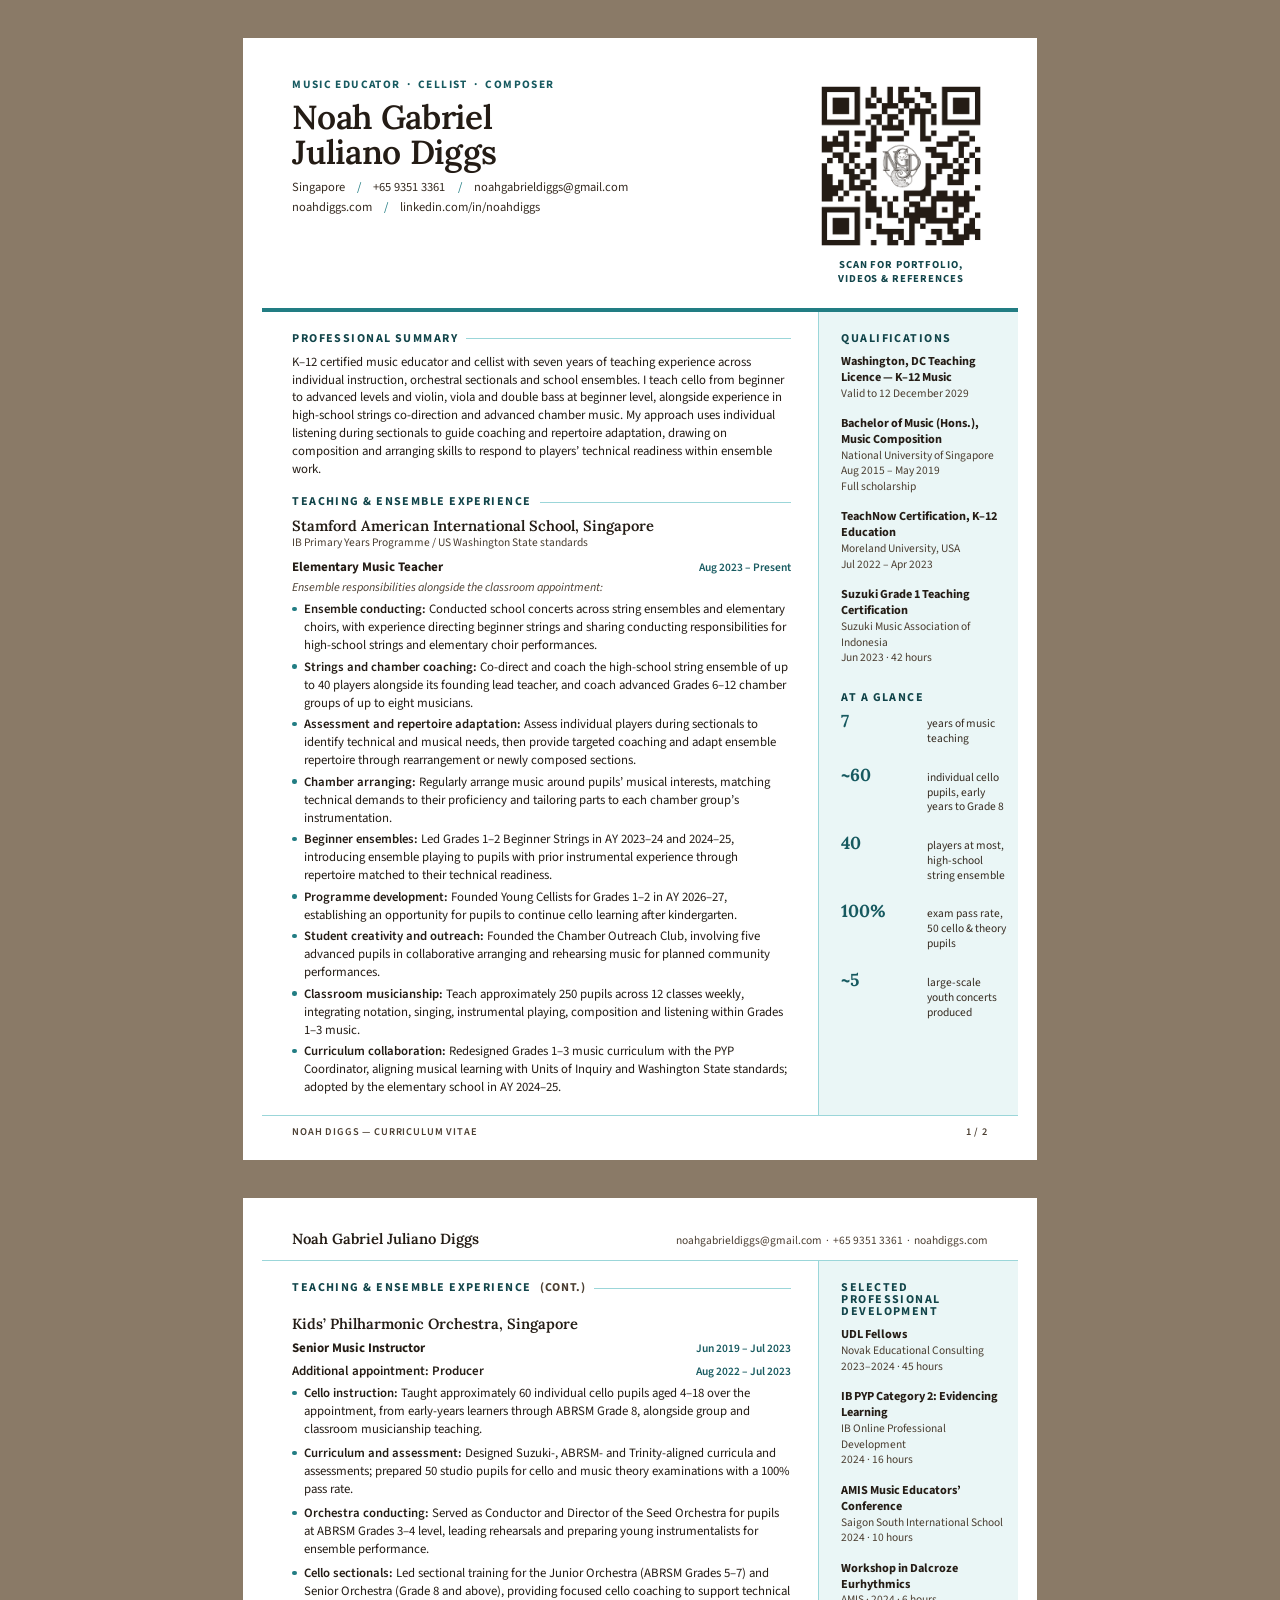
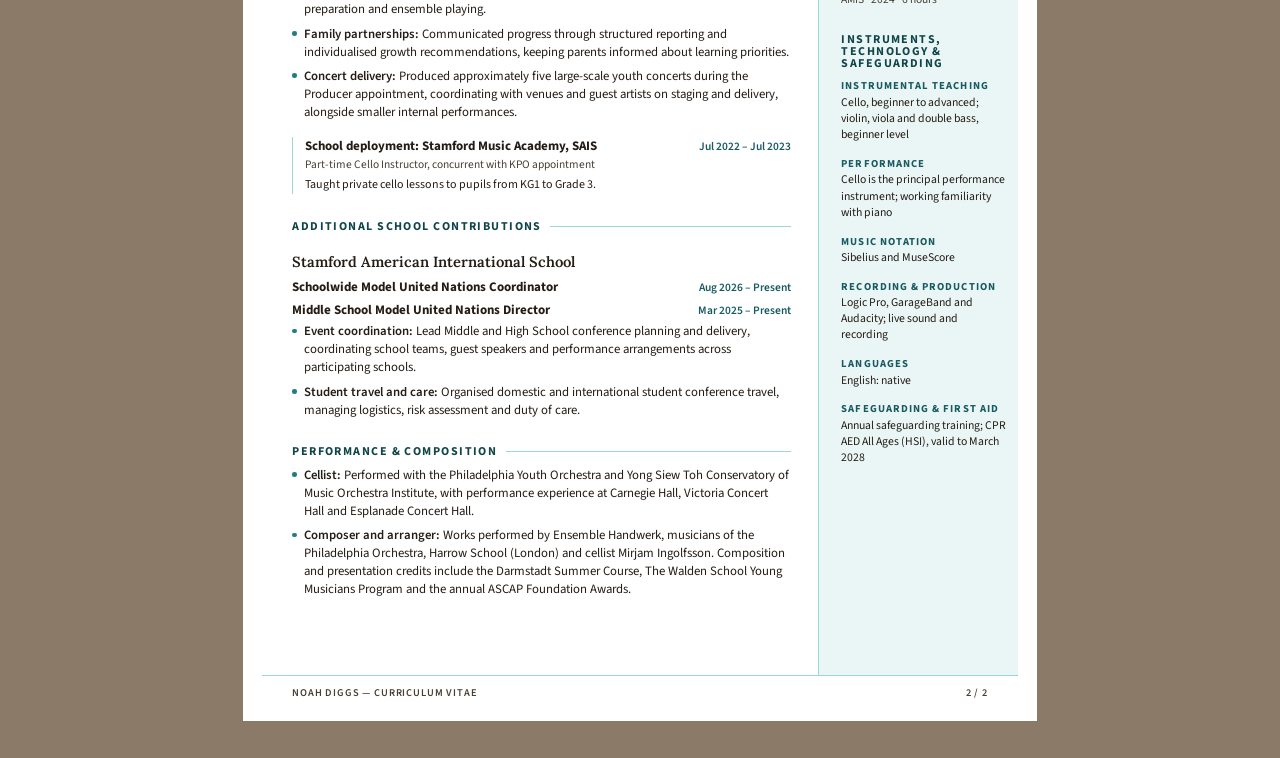
<file: cv/strings-orchestra.html>
<!doctype html>
<html lang="en">
<head>
<meta charset="utf-8">
<meta name="viewport" content="width=device-width, initial-scale=1">
<meta name="robots" content="noindex">
<meta name="pdf-filename" content="Noah-Diggs-CV-Strings-Orchestra.pdf">
<title>Noah Diggs CV: Strings &amp; Orchestra</title>
<style>
  /* static (single-weight) font files: variable fonts get embedded as Type 3, which print shops can reject */
  @font-face { font-family: 'Lora'; src: url(fonts/lora-400.woff2) format('woff2'); font-weight: 400; font-style: normal; }
  @font-face { font-family: 'Lora'; src: url(fonts/lora-600.woff2) format('woff2'); font-weight: 600; font-style: normal; }
  @font-face { font-family: 'Lora'; src: url(fonts/lora-700.woff2) format('woff2'); font-weight: 700; font-style: normal; }
  @font-face { font-family: 'Lora'; src: url(fonts/lora-400-italic.woff2) format('woff2'); font-weight: 400; font-style: italic; }
  @font-face { font-family: 'Source Sans 3'; src: url(fonts/sourcesans3-400.woff2) format('woff2'); font-weight: 400; font-style: normal; }
  @font-face { font-family: 'Source Sans 3'; src: url(fonts/sourcesans3-600.woff2) format('woff2'); font-weight: 600; font-style: normal; }
  @font-face { font-family: 'Source Sans 3'; src: url(fonts/sourcesans3-700.woff2) format('woff2'); font-weight: 700; font-style: normal; }
  @font-face { font-family: 'Source Sans 3'; src: url(fonts/sourcesans3-400-italic.woff2) format('woff2'); font-weight: 400; font-style: italic; }

  :root {
    --ink: #241C15;
    --ink-2: #362B21;
    --muted: #4B3E31;
    --rule: #9BD6D9;        /* soft teal hairlines in this version */
    --side: #EAF6F6;        /* light teal panel in this version */
    --accent: #227D83;      /* decorative only: bars, bullets (teal in this version) */
    --accent-text: #175A60; /* teal for text, 7.3:1 on cream */
    --heading: #12454A;        /* 9.9:1 on cream */
    --serif: 'Lora', Georgia, serif;
    --sans: 'Source Sans 3', Arial, sans-serif;
  }
  @page { size: A4; margin: 0; }
  * { box-sizing: border-box; margin: 0; padding: 0; }
  html { -webkit-print-color-adjust: exact; print-color-adjust: exact; }
  body { background: #8A7A67; font: 400 9.6pt/1.4 var(--sans); color: var(--ink); }
  a { color: inherit; text-decoration: none; }

  /* Everything coloured or ruled stays >= 5mm inside the page edge, clear of the
     unprintable margin of office printers; text positions are unchanged. */
  .page {
    width: 210mm; height: 297mm; margin: 10mm auto; background: #fff;
    display: grid; grid-template-columns: 1fr 58mm; grid-template-rows: auto 1fr auto;
    overflow: hidden; position: relative;
  }
  @media print {
    body { background: none; }
    .page { margin: 0; break-after: page; }
    .page:last-child { break-after: auto; }
  }

  /* ---------- header (page 1) ---------- */
  header {
    grid-column: 1 / -1; display: grid; grid-template-columns: 1fr auto; gap: 8mm;
    margin: 0 5mm; padding: 11mm 8mm 6mm; border-bottom: 1.2mm solid var(--accent);
  }
  .eyebrow { font: 700 8.5pt/1 var(--sans); letter-spacing: .12em; text-transform: uppercase; color: var(--accent-text); }
  h1 { font: 600 25pt/1.05 var(--serif); letter-spacing: -.01em; margin: 2.2mm 0 2.6mm; }
  h1 span { display: block; }
  .contact { font-size: 9.4pt; color: var(--ink-2); display: flex; flex-wrap: wrap; gap: .6mm 3.2mm; }
  .contact a, .contact span { white-space: nowrap; }
  .contact .sep { color: var(--accent); }
  .facts { margin-top: 1.6mm; font-size: 8.6pt; color: var(--muted); }
  .facts b { font-weight: 600; color: var(--ink-2); }

  .qr { width: 46mm; text-align: center; align-self: center; }
  .qr img { width: 46mm; height: 46mm; display: block; }
  .qr .cta {
    margin-top: 1.4mm; font: 700 8pt/1.25 var(--sans); letter-spacing: .08em; text-transform: uppercase; color: var(--heading);
  }
  .qr .url { font-size: 7pt; color: var(--muted); }

  /* ---------- page-2 running header ---------- */
  .runhead {
    grid-column: 1 / -1; display: flex; justify-content: space-between; align-items: baseline;
    margin: 0 5mm; padding: 9mm 8mm 3mm; border-bottom: .3mm solid var(--rule);
  }
  .runhead .name { font: 600 11pt/1 var(--serif); }
  .runhead .meta { font-size: 8.6pt; color: var(--muted); }

  /* ---------- columns ---------- */
  main { padding: 5.5mm 7mm 0 13mm; }
  aside { background: var(--side); margin-right: 5mm; padding: 5.5mm 3mm 0 6mm; border-left: .3mm solid var(--rule); }

  h2 {
    font: 700 9pt/1 var(--sans); letter-spacing: .12em; text-transform: uppercase; color: var(--heading);
    display: flex; align-items: center; gap: 2.2mm; margin: 0 0 2.4mm;
  }
  h2::after { content: ""; flex: 1; height: .3mm; background: var(--rule); }
  aside h2::after { display: none; }
  section + section { margin-top: 4.6mm; }

  p { margin-bottom: 1.6mm; }
  .lead { font-size: 9.6pt; }

  blockquote {
    font: italic 400 10.4pt/1.35 var(--serif); color: var(--ink);
    border-left: .8mm solid var(--accent); padding: .4mm 0 .4mm 3mm; margin: .6mm 0 2.4mm;
  }
  blockquote cite { display: block; font: 400 8.4pt/1.3 var(--sans); color: var(--muted); margin-top: .8mm; font-style: normal; }

  /* roles */
  .org { margin-top: 3.4mm; }
  .org:first-of-type { margin-top: 0; }
  .org-name { font: 600 11pt/1.2 var(--serif); }
  .org-desc { font-size: 8.6pt; color: var(--muted); }
  .role { display: flex; justify-content: space-between; gap: 3mm; margin-top: 1.8mm; align-items: baseline; }
  .role-title { font-weight: 700; font-size: 9.8pt; }
  .dates { font: 600 8.6pt/1 var(--sans); color: var(--accent-text); white-space: nowrap; }
  .role + .role { margin-top: .6mm; }

  ul { list-style: none; margin-top: 1.2mm; }
  li { position: relative; padding-left: 3.2mm; margin-bottom: 1mm; }
  li::before { content: ""; position: absolute; left: 0; top: 1.45mm; width: 1.2mm; height: 1.2mm; border-radius: 50%; background: var(--accent); }
  li b { font-weight: 600; }

  /* sidebar items */
  .item { margin-bottom: 2.6mm; }
  .item-title { font-weight: 700; font-size: 9.2pt; line-height: 1.3; }
  .item-meta { font-size: 8.6pt; color: var(--muted); line-height: 1.35; }
  .skill { margin-bottom: 2.3mm; font-size: 8.8pt; line-height: 1.38; }
  .skill dt { font: 700 8pt/1.3 var(--sans); letter-spacing: .1em; text-transform: uppercase; color: var(--accent-text); margin-bottom: .4mm; }

  .stats { display: grid; gap: 3.4mm; }
  .stat { display: grid; grid-template-columns: 21mm 1fr; align-items: baseline; gap: 1.6mm; }
  .stat b { font: 700 13pt/1 var(--serif); color: var(--accent-text); }
  .stat .to { width: 2.4mm; height: 2mm; margin: 0 .5mm; vertical-align: .3mm; }
  .stat span { font-size: 8.6pt; line-height: 1.3; color: var(--ink-2); }

  .project { margin-top: 2.6mm; }
  .project .role { margin-top: 0; }

  footer {
    grid-column: 1 / -1; display: flex; justify-content: space-between; align-items: center;
    margin: 0 5mm; padding: 3mm 8mm 6mm; font: 600 7.8pt/1 var(--sans); color: var(--muted); letter-spacing: .08em;
    border-top: .3mm solid var(--rule);
  }
  footer img { height: 7mm; width: auto; opacity: .85; }

  /* concurrent deployments listed under a parent role */
  .sub { margin-top: 2.4mm; padding-left: 3mm; border-left: .3mm solid var(--rule); }
  .sub .role { margin-top: 0; }
  .sub .org-desc { margin-top: .3mm; }
  .note { font-size: 9pt; margin-top: 1.2mm; }
  /* this version has less text than the full CV: open up the vertical rhythm where a column has room
     (here: page 1's side panel and all of page 2; page 1's main column is full at the standard spacing) */
  .roomy section + section { margin-top: 7mm; }
  .roomy .org { margin-top: 5.5mm; }
  .roomy li { margin-bottom: 1.7mm; }
  .roomy .item { margin-bottom: 4mm; }
  .roomy .stats { gap: 5.2mm; }
  .roomy .skill { margin-bottom: 3.6mm; }
  .roomy .sub, .roomy .project { margin-top: 4.2mm; }
  .roomy .role + .role { margin-top: 1.2mm; }
  .intro { font-size: 9pt; font-style: italic; color: var(--muted); margin: 1mm 0 0; }
  .skills-text p { font-size: 8.8pt; line-height: 1.38; margin-bottom: 1.8mm; }
</style>
</head>
<body>

<!-- ============================== PAGE 1 ============================== -->
<div class="page">
  <header>
    <div>
      <div class="eyebrow">Music Educator &nbsp;·&nbsp; Cellist &nbsp;·&nbsp; Composer</div>
      <h1><span>Noah Gabriel</span><span>Juliano Diggs</span></h1>
      <div class="contact">
        <span>Singapore</span><span class="sep">/</span>
        <a href="tel:+6593513361">+65 9351 3361</a><span class="sep">/</span>
        <a href="mailto:noahgabrieldiggs@gmail.com">noahgabrieldiggs@gmail.com</a>
      </div>
      <div class="contact" style="margin-top:.6mm">
        <a href="https://noahdiggs.com">noahdiggs.com</a><span class="sep">/</span>
        <a href="https://linkedin.com/in/noahdiggs">linkedin.com/in/noahdiggs</a>
      </div>
    </div>
    <a class="qr" href="https://noahdiggs.com/qr">
      <img src="qr-code.png" alt="QR code linking to noahdiggs.com/qr">
      <div class="cta">Scan for portfolio,<br>videos &amp; references</div>
    </a>
  </header>

  <main>
    <section>
      <h2>Professional Summary</h2>
      <p class="lead">K–12 certified music educator and cellist with seven years of teaching experience across individual instruction, orchestral sectionals and school ensembles. I teach cello from beginner to advanced levels and violin, viola and double bass at beginner level, alongside experience in high-school strings co-direction and advanced chamber music. My approach uses individual listening during sectionals to guide coaching and repertoire adaptation, drawing on composition and arranging skills to respond to players’ technical readiness within ensemble work.</p>
    </section>

    <section>
      <h2>Teaching &amp; Ensemble Experience</h2>
      <div class="org">
        <div class="org-name">Stamford American International School, Singapore</div>
        <div class="org-desc">IB Primary Years Programme / US Washington State standards</div>
        <div class="role"><span class="role-title">Elementary Music Teacher</span><span class="dates">Aug 2023 – Present</span></div>
        <p class="intro">Ensemble responsibilities alongside the classroom appointment:</p>
        <ul>
          <li><b>Ensemble conducting:</b> Conducted school concerts across string ensembles and elementary choirs, with experience directing beginner strings and sharing conducting responsibilities for high-school strings and elementary choir performances.</li>
          <li><b>Strings and chamber coaching:</b> Co-direct and coach the high-school string ensemble of up to 40 players alongside its founding lead teacher, and coach advanced Grades 6–12 chamber groups of up to eight musicians.</li>
          <li><b>Assessment and repertoire adaptation:</b> Assess individual players during sectionals to identify technical and musical needs, then provide targeted coaching and adapt ensemble repertoire through rearrangement or newly composed sections.</li>
          <li><b>Chamber arranging:</b> Regularly arrange music around pupils’ musical interests, matching technical demands to their proficiency and tailoring parts to each chamber group’s instrumentation.</li>
          <li><b>Beginner ensembles:</b> Led Grades 1–2 Beginner Strings in AY 2023–24 and 2024–25, introducing ensemble playing to pupils with prior instrumental experience through repertoire matched to their technical readiness.</li>
          <li><b>Programme development:</b> Founded Young Cellists for Grades 1–2 in AY 2026–27, establishing an opportunity for pupils to continue cello learning after kindergarten.</li>
          <li><b>Student creativity and outreach:</b> Founded the Chamber Outreach Club, involving five advanced pupils in collaborative arranging and rehearsing music for planned community performances.</li>
          <li><b>Classroom musicianship:</b> Teach approximately 250 pupils across 12 classes weekly, integrating notation, singing, instrumental playing, composition and listening within Grades 1–3 music.</li>
          <li><b>Curriculum collaboration:</b> Redesigned Grades 1–3 music curriculum with the PYP Coordinator, aligning musical learning with Units of Inquiry and Washington State standards; adopted by the elementary school in AY 2024–25.</li>
        </ul>
      </div>
    </section>
  </main>

  <aside class="roomy">
    <section>
      <h2>Qualifications</h2>
      <div class="item">
        <div class="item-title">Washington, DC Teaching Licence — K–12 Music</div>
        <div class="item-meta">Valid to 12 December 2029</div>
      </div>
      <div class="item">
        <div class="item-title">Bachelor of Music (Hons.), Music Composition</div>
        <div class="item-meta">National University of Singapore<br>Aug 2015 – May 2019<br>Full scholarship</div>
      </div>
      <div class="item">
        <div class="item-title">TeachNow Certification, K–12 Education</div>
        <div class="item-meta">Moreland University, USA<br>Jul 2022 – Apr 2023</div>
      </div>
      <div class="item">
        <div class="item-title">Suzuki Grade 1 Teaching Certification</div>
        <div class="item-meta">Suzuki Music Association of Indonesia<br>Jun 2023 · 42 hours</div>
      </div>
    </section>

    <section>
      <h2>At a Glance</h2>
      <div class="stats">
        <div class="stat"><b>7</b><span>years of music teaching</span></div>
        <div class="stat"><b>~60</b><span>individual cello pupils, early years to Grade 8</span></div>
        <div class="stat"><b>40</b><span>players at most, high-school string ensemble</span></div>
        <div class="stat"><b>100%</b><span>exam pass rate, 50 cello &amp; theory pupils</span></div>
        <div class="stat"><b>~5</b><span>large-scale youth concerts produced</span></div>
      </div>
    </section>
  </aside>

  <footer>
    <span>NOAH DIGGS — CURRICULUM VITAE</span>
    <span>1 / 2</span>
  </footer>
</div>

<!-- ============================== PAGE 2 ============================== -->
<div class="page roomy">
  <div class="runhead">
    <span class="name">Noah Gabriel Juliano Diggs</span>
    <span class="meta">noahgabrieldiggs@gmail.com &nbsp;·&nbsp; +65 9351 3361 &nbsp;·&nbsp; noahdiggs.com</span>
  </div>

  <main>
    <section>
      <h2>Teaching &amp; Ensemble Experience <span style="color:var(--muted);letter-spacing:.06em">(cont.)</span></h2>
      <div class="org">
        <div class="org-name">Kids’ Philharmonic Orchestra, Singapore</div>
        <div class="role"><span class="role-title">Senior Music Instructor</span><span class="dates">Jun 2019 – Jul 2023</span></div>
        <div class="role"><span class="role-title" style="font-weight:600">Additional appointment: Producer</span><span class="dates">Aug 2022 – Jul 2023</span></div>
        <ul>
          <li><b>Cello instruction:</b> Taught approximately 60 individual cello pupils aged 4–18 over the appointment, from early-years learners through ABRSM Grade 8, alongside group and classroom musicianship teaching.</li>
          <li><b>Curriculum and assessment:</b> Designed Suzuki-, ABRSM- and Trinity-aligned curricula and assessments; prepared 50 studio pupils for cello and music theory examinations with a 100% pass rate.</li>
          <li><b>Orchestra conducting:</b> Served as Conductor and Director of the Seed Orchestra for pupils at ABRSM Grades 3–4 level, leading rehearsals and preparing young instrumentalists for ensemble performance.</li>
          <li><b>Cello sectionals:</b> Led sectional training for the Junior Orchestra (ABRSM Grades 5–7) and Senior Orchestra (Grade 8 and above), providing focused cello coaching to support technical preparation and ensemble playing.</li>
          <li><b>Family partnerships:</b> Communicated progress through structured reporting and individualised growth recommendations, keeping parents informed about learning priorities.</li>
          <li><b>Concert delivery:</b> Produced approximately five large-scale youth concerts during the Producer appointment, coordinating with venues and guest artists on staging and delivery, alongside smaller internal performances.</li>
        </ul>

        <div class="sub">
          <div class="role"><span class="role-title">School deployment: Stamford Music Academy, SAIS</span><span class="dates">Jul 2022 – Jul 2023</span></div>
          <div class="org-desc">Part-time Cello Instructor, concurrent with KPO appointment</div>
          <p class="note">Taught private cello lessons to pupils from KG1 to Grade 3.</p>
        </div>
      </div>
    </section>

    <section>
      <h2>Additional School Contributions</h2>
      <div class="org">
        <div class="org-name">Stamford American International School</div>
        <div class="role"><span class="role-title">Schoolwide Model United Nations Coordinator</span><span class="dates">Aug 2026 – Present</span></div>
        <div class="role"><span class="role-title">Middle School Model United Nations Director</span><span class="dates">Mar 2025 – Present</span></div>
        <ul>
          <li><b>Event coordination:</b> Lead Middle and High School conference planning and delivery, coordinating school teams, guest speakers and performance arrangements across participating schools.</li>
          <li><b>Student travel and care:</b> Organised domestic and international student conference travel, managing logistics, risk assessment and duty of care.</li>
        </ul>
      </div>
    </section>

    <section>
      <h2>Performance &amp; Composition</h2>
      <ul>
        <li><b>Cellist:</b> Performed with the Philadelphia Youth Orchestra and Yong Siew Toh Conservatory of Music Orchestra Institute, with performance experience at Carnegie Hall, Victoria Concert Hall and Esplanade Concert Hall.</li>
        <li><b>Composer and arranger:</b> Works performed by Ensemble Handwerk, musicians of the Philadelphia Orchestra, Harrow School (London) and cellist Mirjam Ingolfsson. Composition and presentation credits include the Darmstadt Summer Course, The Walden School Young Musicians Program and the annual ASCAP Foundation Awards.</li>
      </ul>
    </section>
  </main>

  <aside>
    <section>
      <h2>Selected Professional Development</h2>
      <div class="item">
        <div class="item-title">UDL Fellows</div>
        <div class="item-meta">Novak Educational Consulting<br>2023–2024 · 45 hours</div>
      </div>
      <div class="item">
        <div class="item-title">IB PYP Category 2: Evidencing Learning</div>
        <div class="item-meta">IB Online Professional Development<br>2024 · 16 hours</div>
      </div>
      <div class="item">
        <div class="item-title">AMIS Music Educators’ Conference</div>
        <div class="item-meta">Saigon South International School<br>2024 · 10 hours</div>
      </div>
      <div class="item">
        <div class="item-title">Workshop in Dalcroze Eurhythmics</div>
        <div class="item-meta">AMIS · 2024 · 6 hours</div>
      </div>
    </section>

    <section>
      <h2>Instruments, Technology &amp; Safeguarding</h2>
      <dl>
        <div class="skill"><dt>Instrumental teaching</dt><dd>Cello, beginner to advanced; violin, viola and double bass, beginner level</dd></div>
        <div class="skill"><dt>Performance</dt><dd>Cello is the principal performance instrument; working familiarity with piano</dd></div>
        <div class="skill"><dt>Music notation</dt><dd>Sibelius and MuseScore</dd></div>
        <div class="skill"><dt>Recording &amp; production</dt><dd>Logic Pro, GarageBand and Audacity; live sound and recording</dd></div>
        <div class="skill"><dt>Languages</dt><dd>English: native</dd></div>
        <div class="skill"><dt>Safeguarding &amp; first aid</dt><dd>Annual safeguarding training; CPR AED All Ages (HSI), valid to March 2028</dd></div>
      </dl>
    </section>
  </aside>

  <footer>
    <span>NOAH DIGGS — CURRICULUM VITAE</span>
    <span>2 / 2</span>
  </footer>
</div>

</body>
</html>
</file>
<file: ds/styles.css>
@import './tokens/colors.css';
@import './tokens/typography.css';
@import './tokens/spacing.css';
@import './tokens/shadows.css';

/* Responsive layout overrides. The dc-runtime re-serializes every inline
   style attribute through React (reformatted spacing, normalized values),
   so matching on the original inline style text is unreliable — these
   target dedicated classes added to the markup instead. */

/* Grid items default to min-width:auto, so without min-width:0 their
   content (unbreakable headings, a fixed-width MediaCard, etc.) can force
   a track wider than its column at ANY viewport width, not just mobile —
   so this applies unconditionally. Each <x-import> is hosted in a
   "display:contents" wrapper (invisible to layout), so the real grid item
   is the wrapper's child, not the wrapper itself — hence ">*>*" as well
   as ">*". */
.grid-2col > *,
.grid-2col > * > *,
.grid-3col > *,
.grid-3col > * > *,
.grid-4col > *,
.grid-4col > * > *,
.grid-5col > *,
.grid-5col > * > * { min-width: 0; }

/* Homepage testimonials: a swipeable row of cards */
.testimonial-track {
  display: flex;
  gap: 24px;
  overflow-x: auto;
  scroll-snap-type: x mandatory;
  /* room for the cards' offset "pop" shadow */
  padding: 4px 8px 16px 4px;
}
.testimonial-slide {
  /* three cards fit the 1120px container without clipping */
  flex: 0 0 min(340px, 85%);
  scroll-snap-align: start;
}

@media (max-width: 900px) {
  .grid-3col,
  .grid-4col { grid-template-columns: repeat(2,1fr) !important; }

  /* Homepage video showcase: stack the intro text above the videos */
  .video-showcase { grid-template-columns: 1fr !important; gap: 28px !important; }
}

@media (max-width: 640px) {
  /* Collapse multi-column grids to a single column */
  .grid-2col,
  .grid-3col,
  .grid-4col { grid-template-columns: 1fr !important; }
  .grid-5col { grid-template-columns: repeat(2,1fr) !important; }

  /* About page timeline: collapse the left-column/dot/right-column layout
     and de-emphasize the alternating alignment, which only makes sense
     side-by-side */
  .timeline-row { grid-template-columns: 1fr !important; gap: 12px !important; }
  .timeline-text-r { text-align: left !important; padding-right: 0 !important; }
  .timeline-text-l { padding-left: 0 !important; }
  .timeline-rail { display: none !important; }

  /* Stack flex rows that pair a fixed-width photo with body text */
  .stack-row { flex-direction: column !important; align-items: flex-start !important; }
  .quote-row { margin-left: 0 !important; }

  /* The hero's "rehearsal" card is vertically centered with a
     margin-bottom nudge sized for desktop, to clear the bottom text
     overlay. On mobile that overlay wraps onto more lines (a large
     clamp()'d title, a two-line tagline, two stacked buttons) and needs
     roughly 400px on its own, which a 560px hero can't also give the
     card without them colliding. Pin the card to the top, shrink its
     footprint, and grow the hero to fit both comfortably. */
  .hero-placeholder { height: 640px !important; align-items: flex-start !important; padding-top: clamp(16px, 6vw, 36px) !important; box-sizing: border-box !important; }
  .hero-card { margin-bottom: 0 !important; padding: 20px 24px !important; gap: 12px !important; }
  .hero-status { font-size: 20px !important; }

  /* Let the two portrait videos scroll sideways (one and a bit visible)
     rather than squeezing both into half-width columns. */
  .video-pair {
    display: flex !important;
    overflow-x: auto;
    scroll-snap-type: x mandatory;
    gap: 16px !important;
    padding-bottom: 8px;
    margin-right: calc(-1 * clamp(20px, 5vw, 40px));
    padding-right: clamp(20px, 5vw, 40px);
  }
  .video-pair > .vp-item { flex: 0 0 72%; scroll-snap-align: start; }
}


/* ---------- Nav bar: hamburger menu + slide-in drawer on small screens ---------- */
/* The nav is sticky, so keep in-page anchor jumps from landing under it. */
html { scroll-padding-top: 104px; }
/* dc-runtime pins #dc-root/.sc-host to height:100%, which caps the sticky nav's
   containing block at one viewport. Let them grow with the page instead. */
html body #dc-root, html body #dc-root > .sc-host { height: auto; }
html body #dc-root { min-height: 100%; }
.site-nav { transition: transform 0.3s cubic-bezier(0.2, 0.8, 0.2, 1); }

.nav-drawer { display: none; }

@media (max-width: 820px) {
  .nav-links { display: none !important; }
  .nav-toggle { display: inline-flex !important; }

  .nav-drawer { display: block; position: fixed; inset: 0; z-index: 1000; pointer-events: none; }
  .nav-drawer.is-open { pointer-events: auto; }

  .nav-drawer-backdrop {
    position: absolute; inset: 0;
    background: rgba(36, 28, 21, 0.45);
    opacity: 0; transition: opacity 0.25s ease;
  }
  .nav-drawer.is-open .nav-drawer-backdrop { opacity: 1; }

  .nav-drawer-panel {
    position: absolute; top: 0; right: 0; bottom: 0;
    width: min(340px, 86vw);
    box-sizing: border-box;
    overflow-y: auto;
    padding: calc(20px + env(safe-area-inset-top, 0px)) 24px calc(24px + env(safe-area-inset-bottom, 0px));
    background: var(--color-bg);
    border-left: 2px solid var(--ink-900);
    box-shadow: -6px 0 0 var(--ink-900);
    transform: translateX(calc(100% + 8px));
    visibility: hidden;
    transition: transform 0.3s cubic-bezier(0.2, 0.8, 0.2, 1), visibility 0s linear 0.3s;
  }
  .nav-drawer.is-open .nav-drawer-panel {
    transform: translateX(0);
    visibility: visible;
    transition: transform 0.3s cubic-bezier(0.2, 0.8, 0.2, 1), visibility 0s;
  }
}

@media (prefers-reduced-motion: reduce) {
  .site-nav, .nav-drawer-backdrop, .nav-drawer-panel { transition: none !important; }
}
</file>
